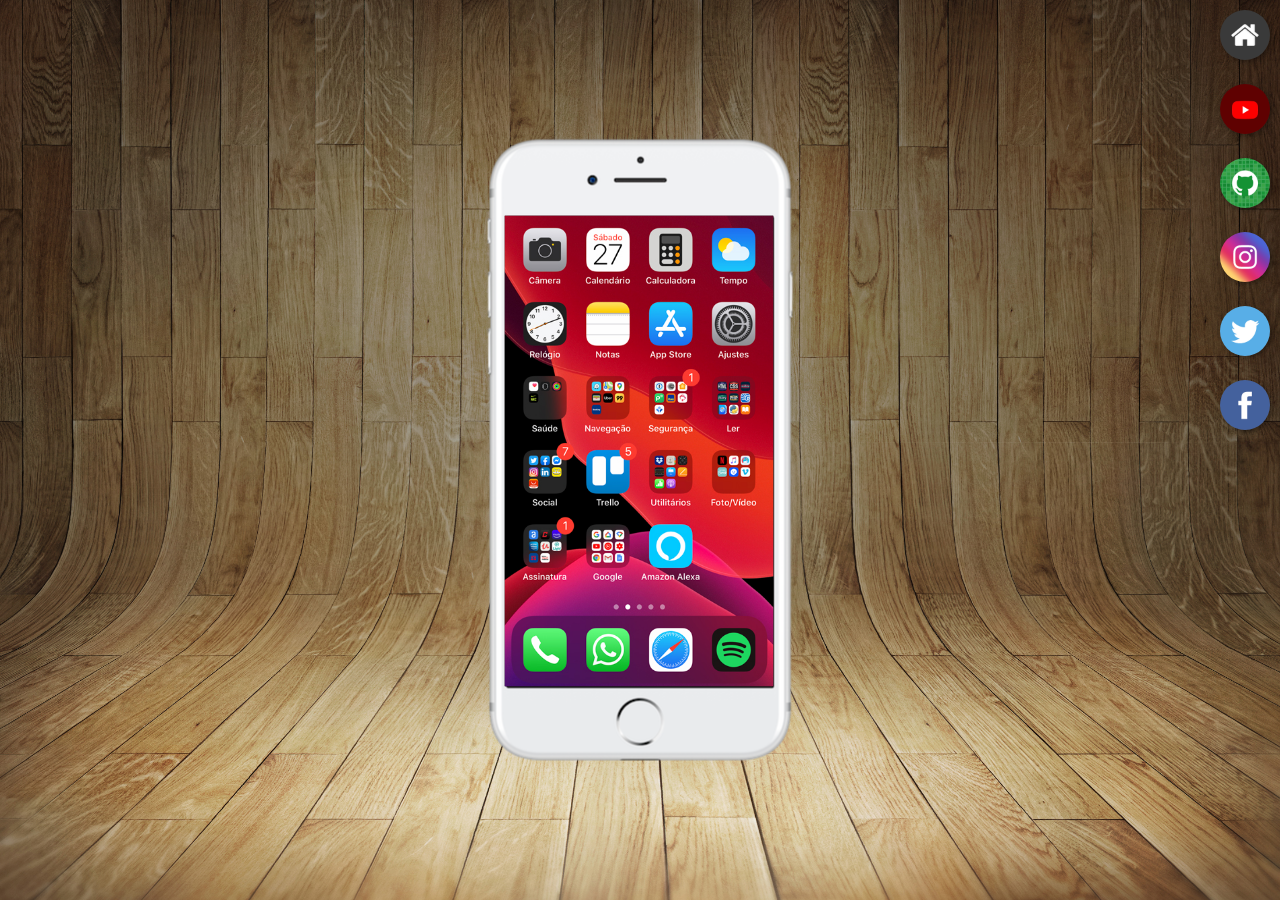
<file: index.html>
<!DOCTYPE html>
<html lang="pt-br">
<head>
    <meta charset="UTF-8">
    <meta http-equiv="X-UA-Compatible" content="IE=edge">
    <meta name="viewport" content="width=device-width, initial-scale=1.0">
    <link rel="shortcut icon" href="favicon.ico" type="image/x-icon">
    <link rel="stylesheet" href="estilos/style.css">
    <title>Projeto Redes Sociais</title>
</head>
<body>
    <main>
        <section id="telefone">
            <iframe src="home.html" frameborder="0" name="tela" id="tela"></iframe>
        </section>
        <section id="redes-sociais">
            <a href="home.html" target="tela"><img src="imagens/logo-home.jpg" alt="home"></a><br>
            <a href="youtube.html" target="tela"><img src="imagens/logo-youtube.jpg" alt="youtube"></a><br>
            <a href="github.html" target="tela"><img src="imagens/logo-github.jpg" alt="github"></a><br>
            <a href="instagram.html" target="tela"><img src="imagens/logo-instagram.jpg" alt="instagram"></a><br>
            <a href="twitter.html" target="tela"><img src="imagens/logo-twitter.jpg" alt="twitter"></a><br>
            <a href="facebook.html" target="tela"><img src="imagens/logo-facebook.jpg" alt="facebook"></a>
        </section>
    </main>
</body>
</html>
</file>
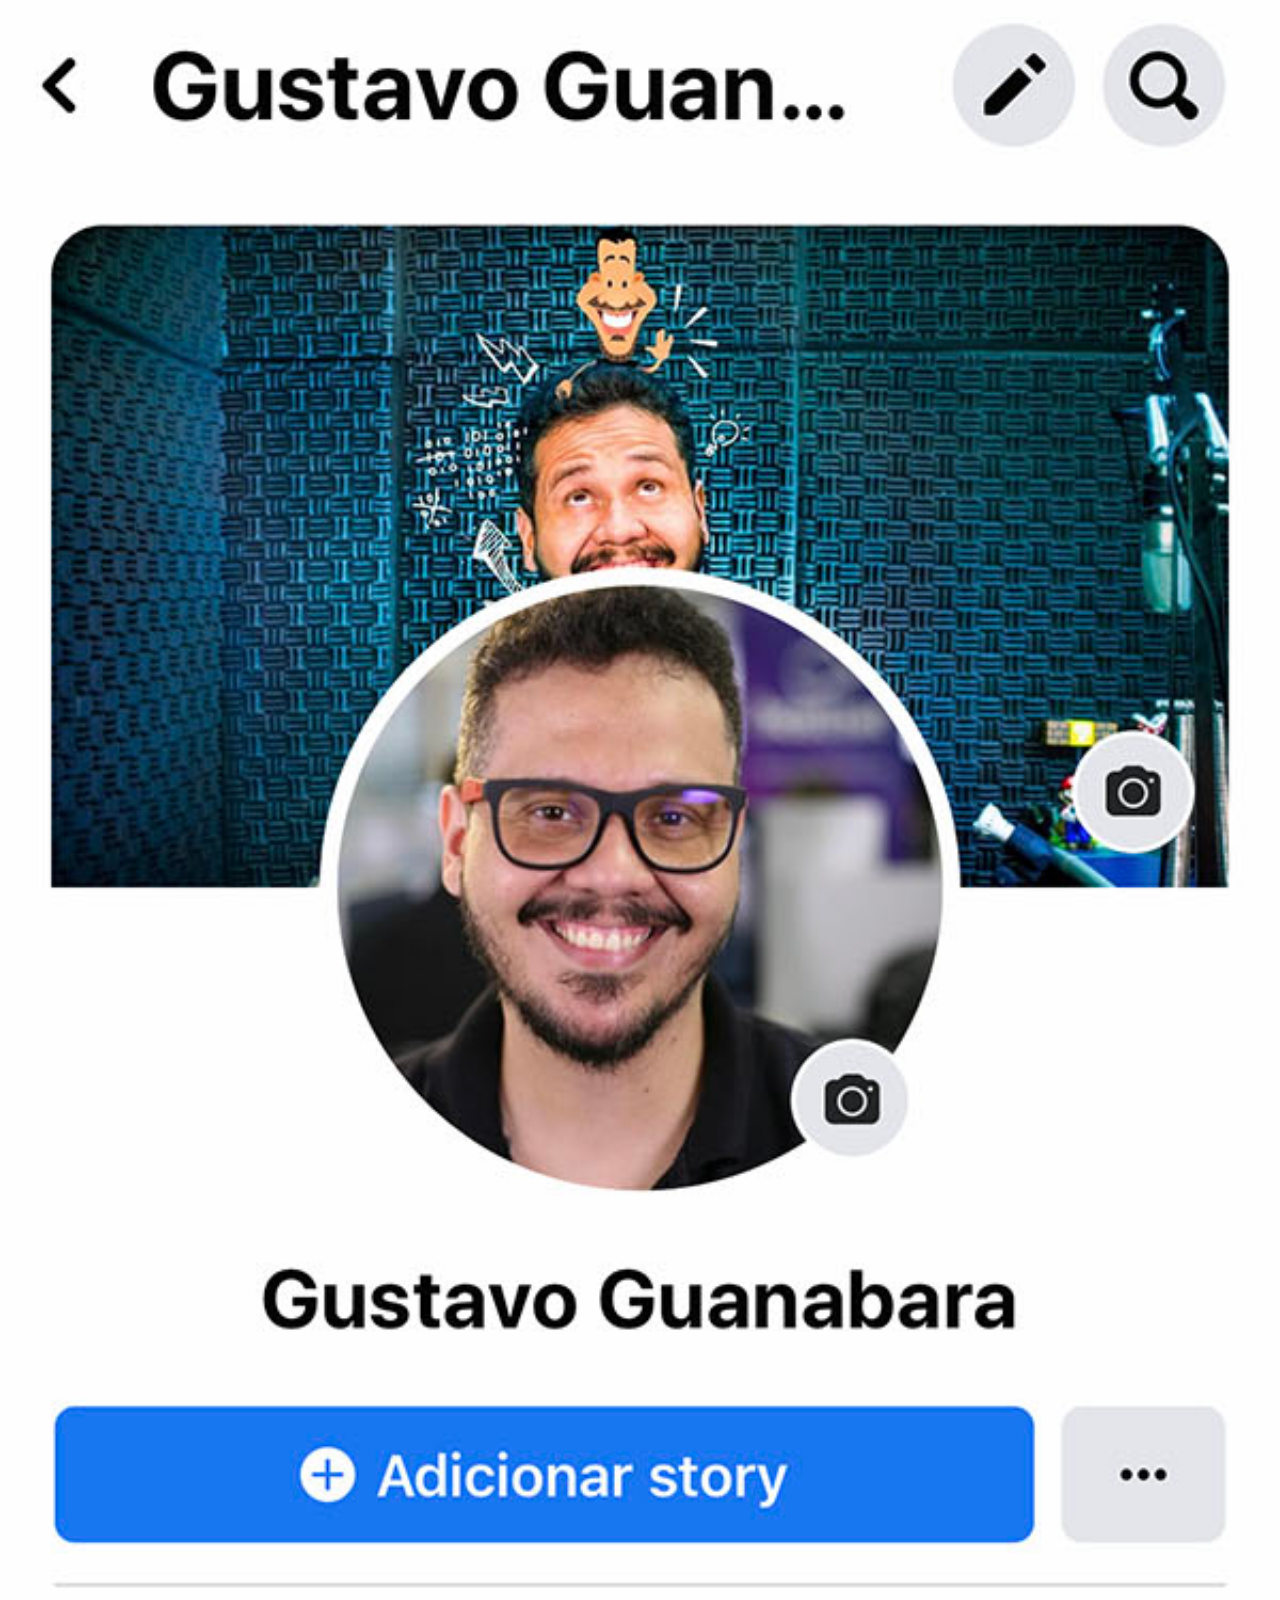
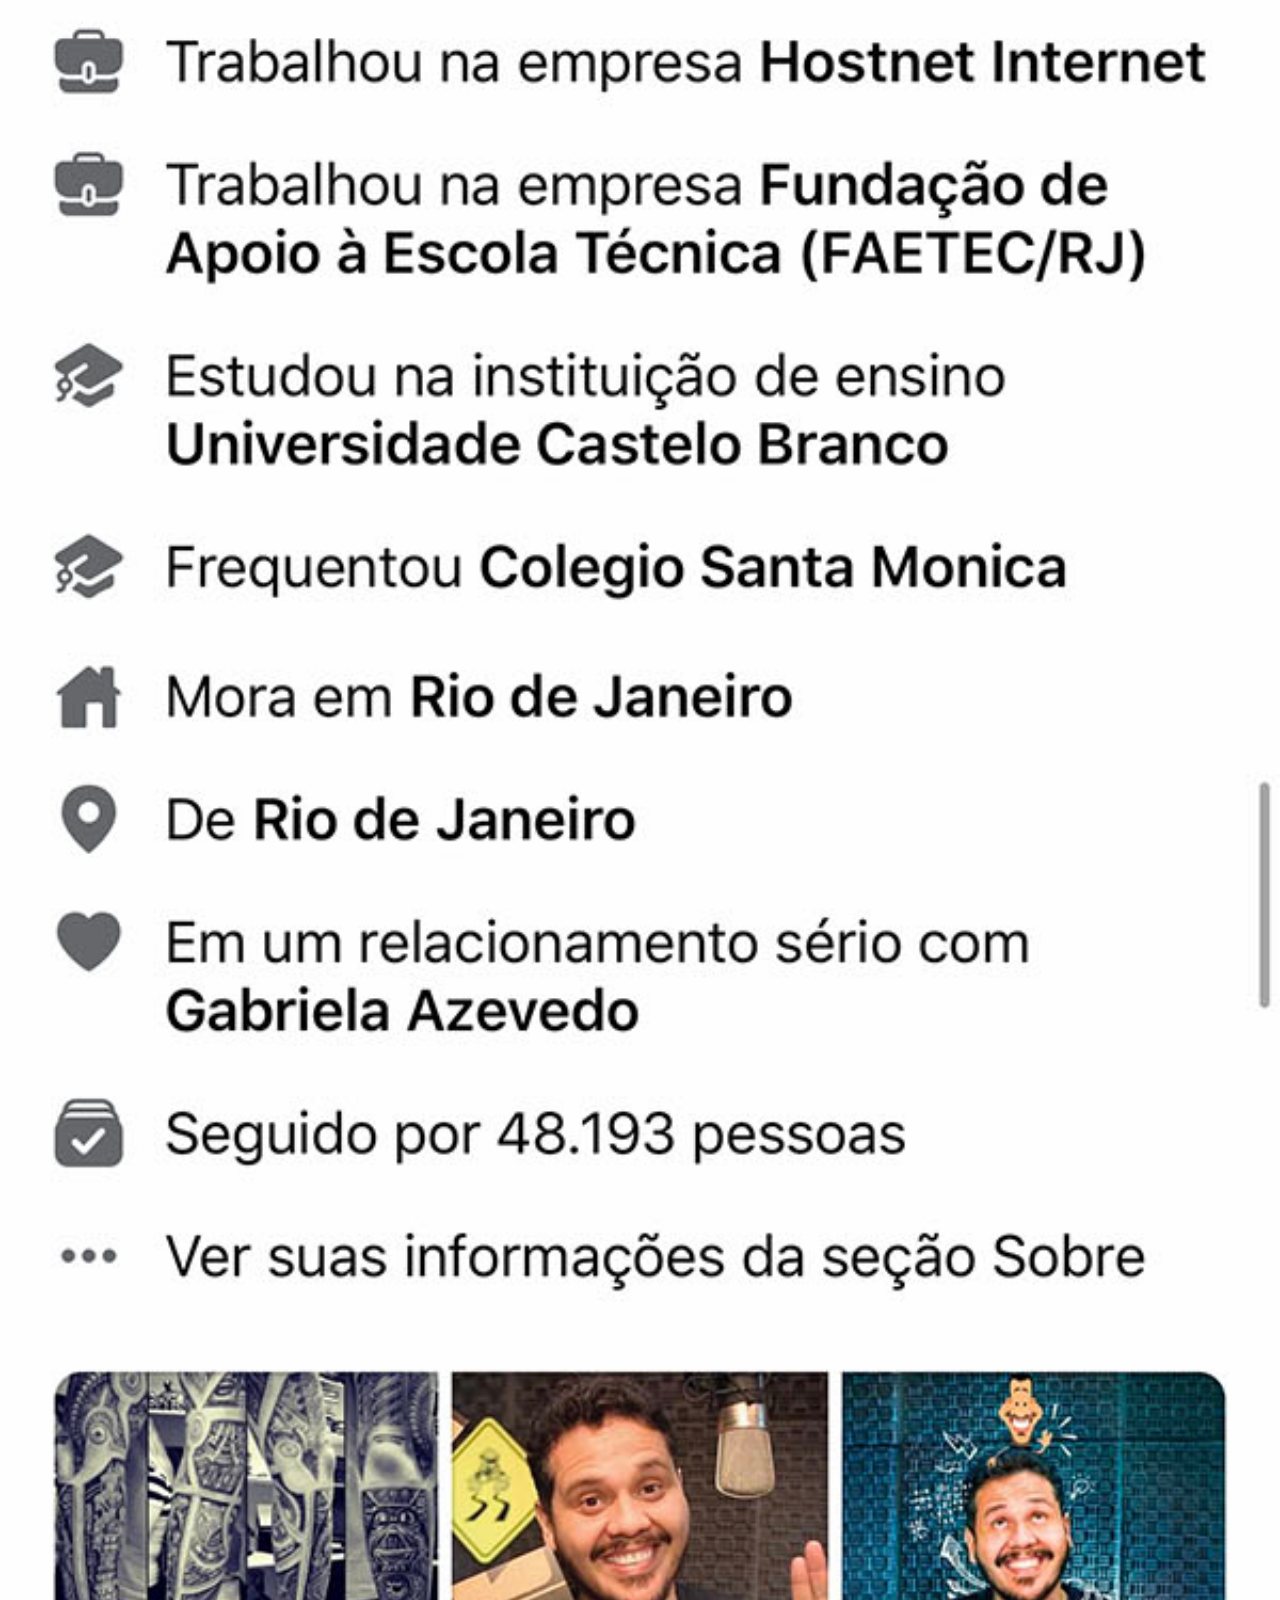
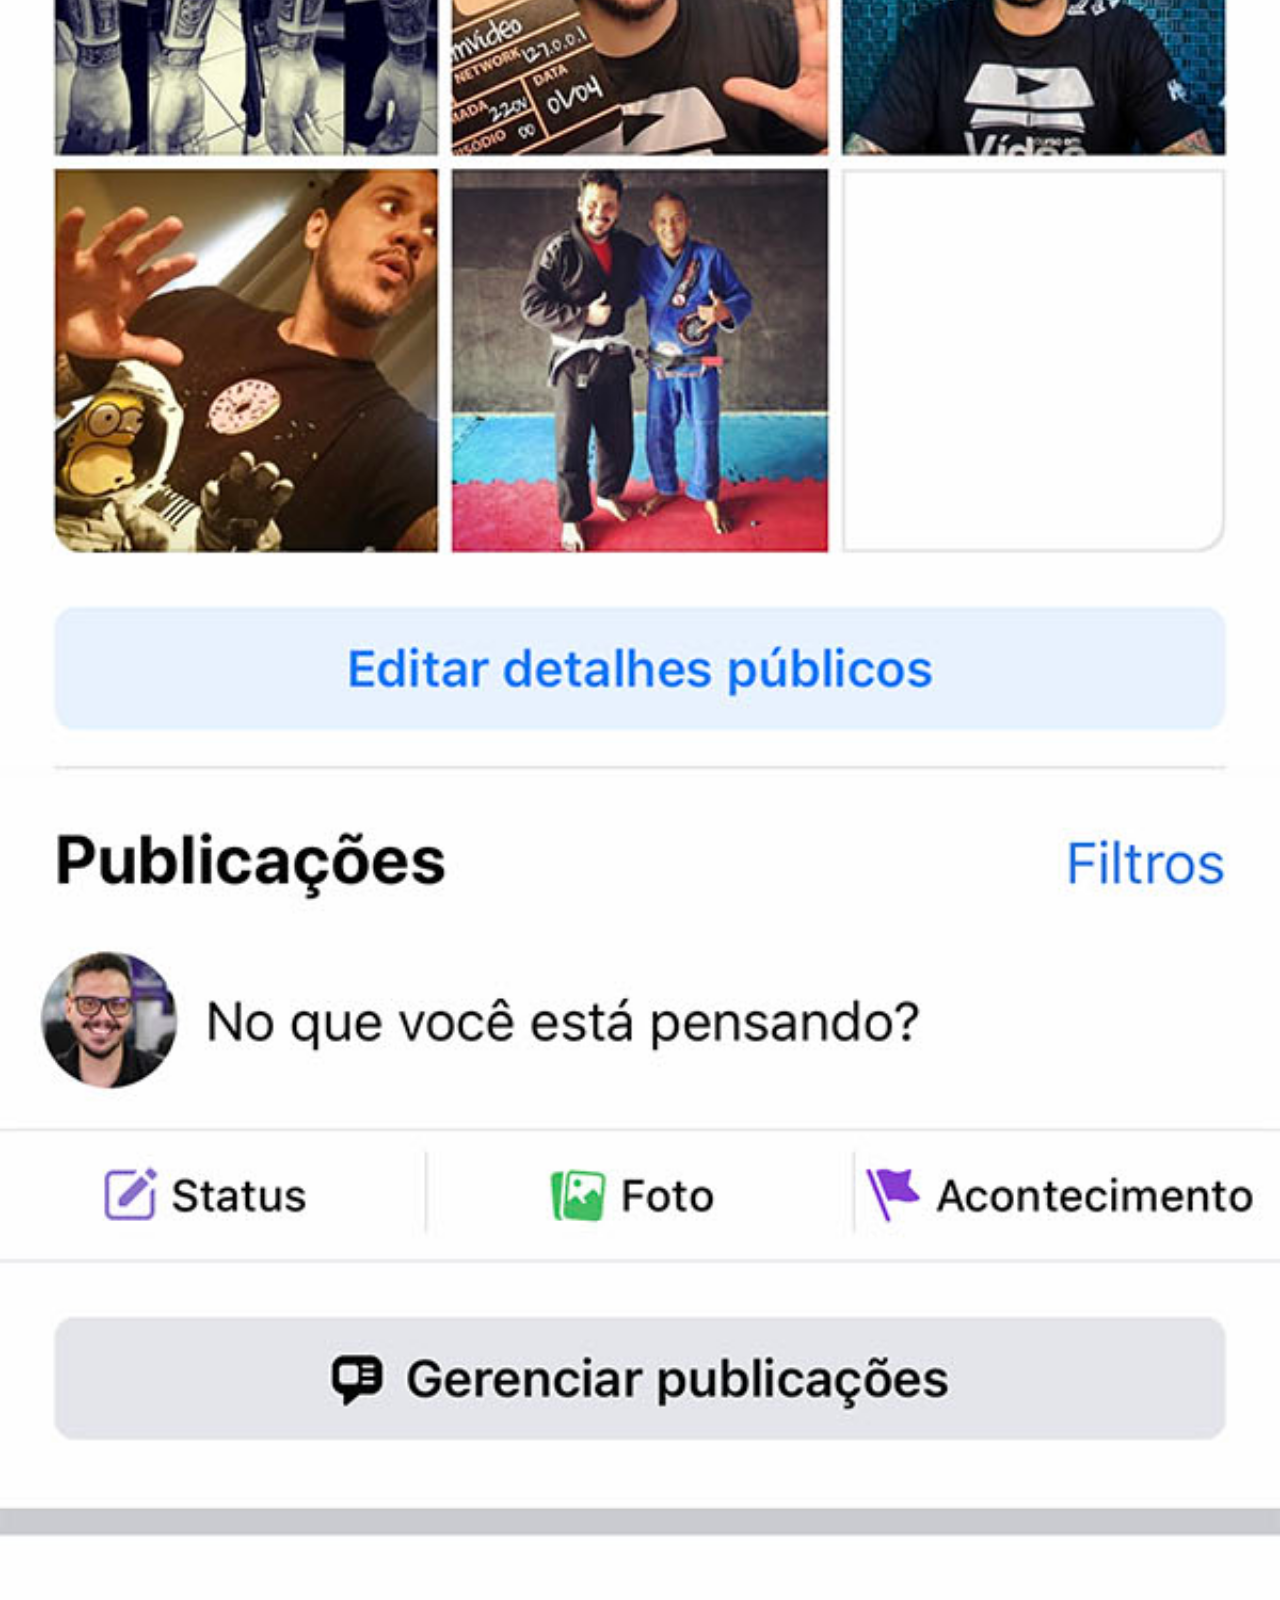
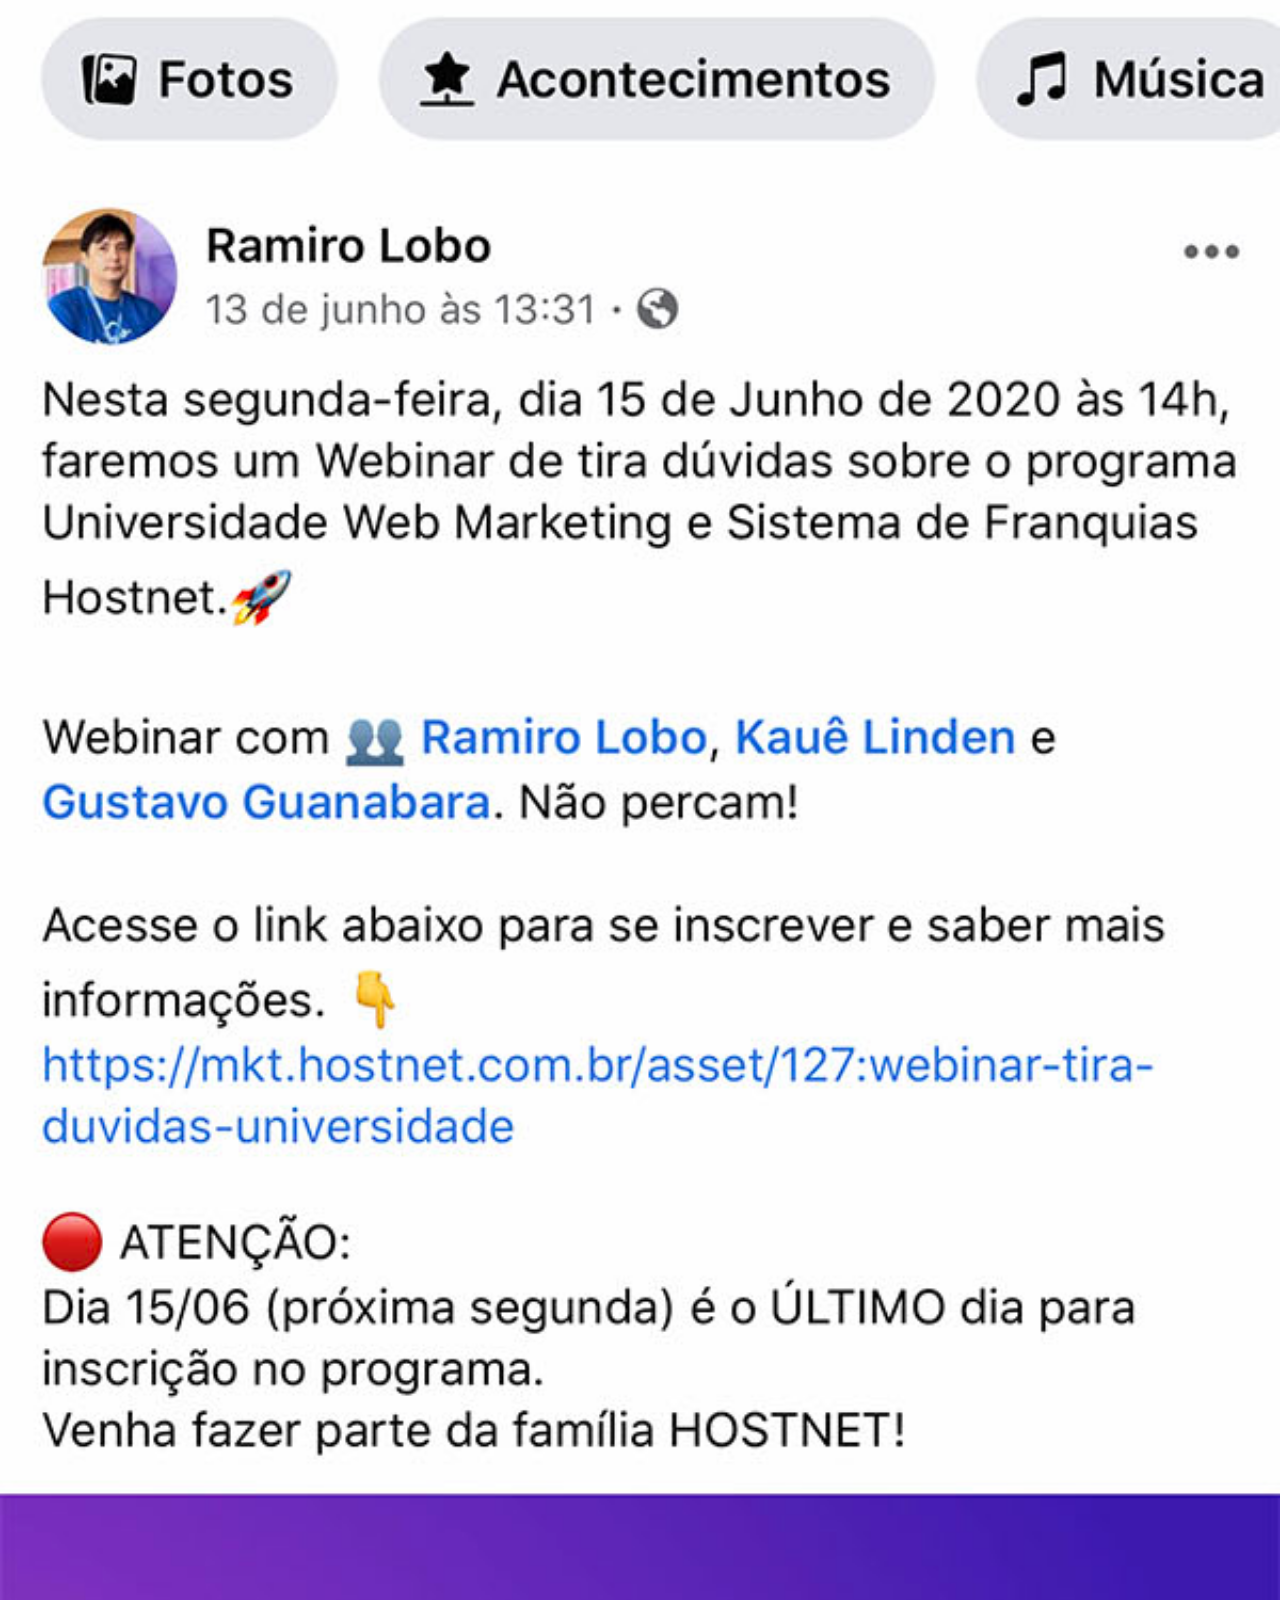
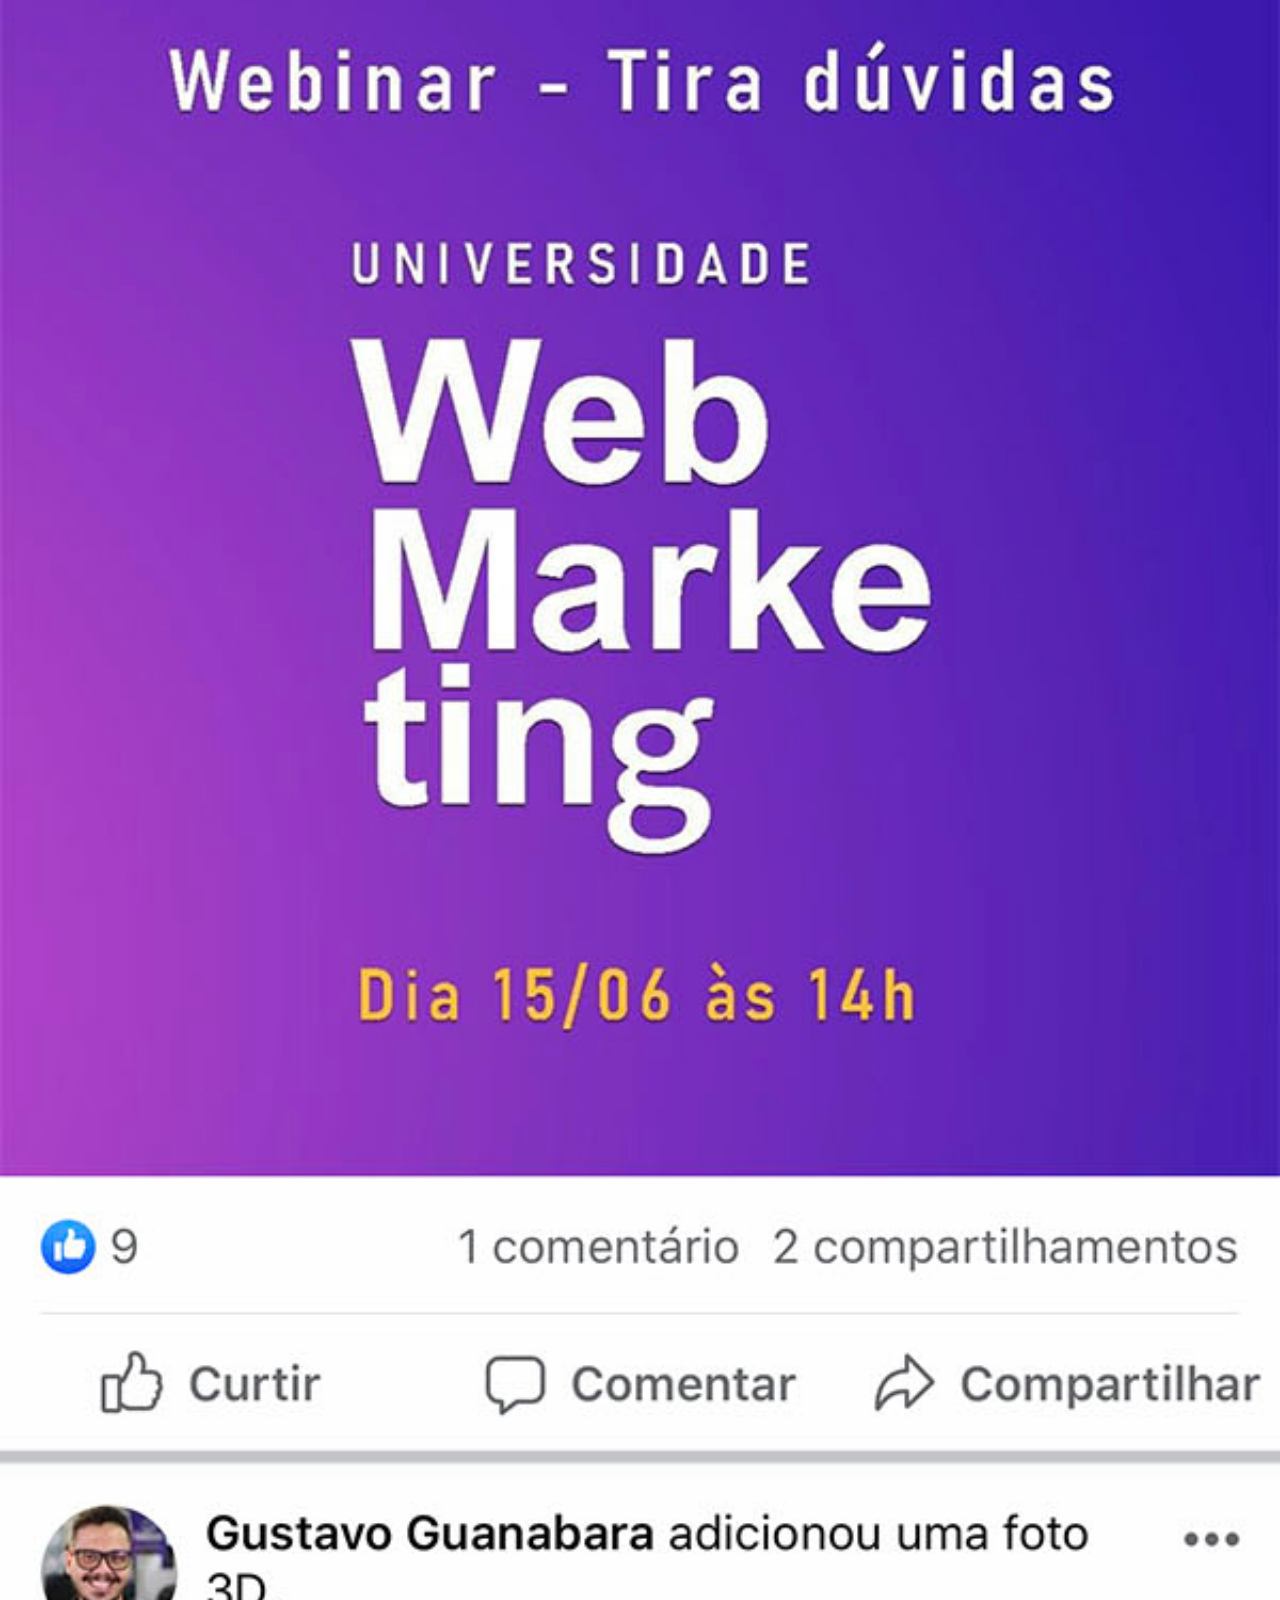
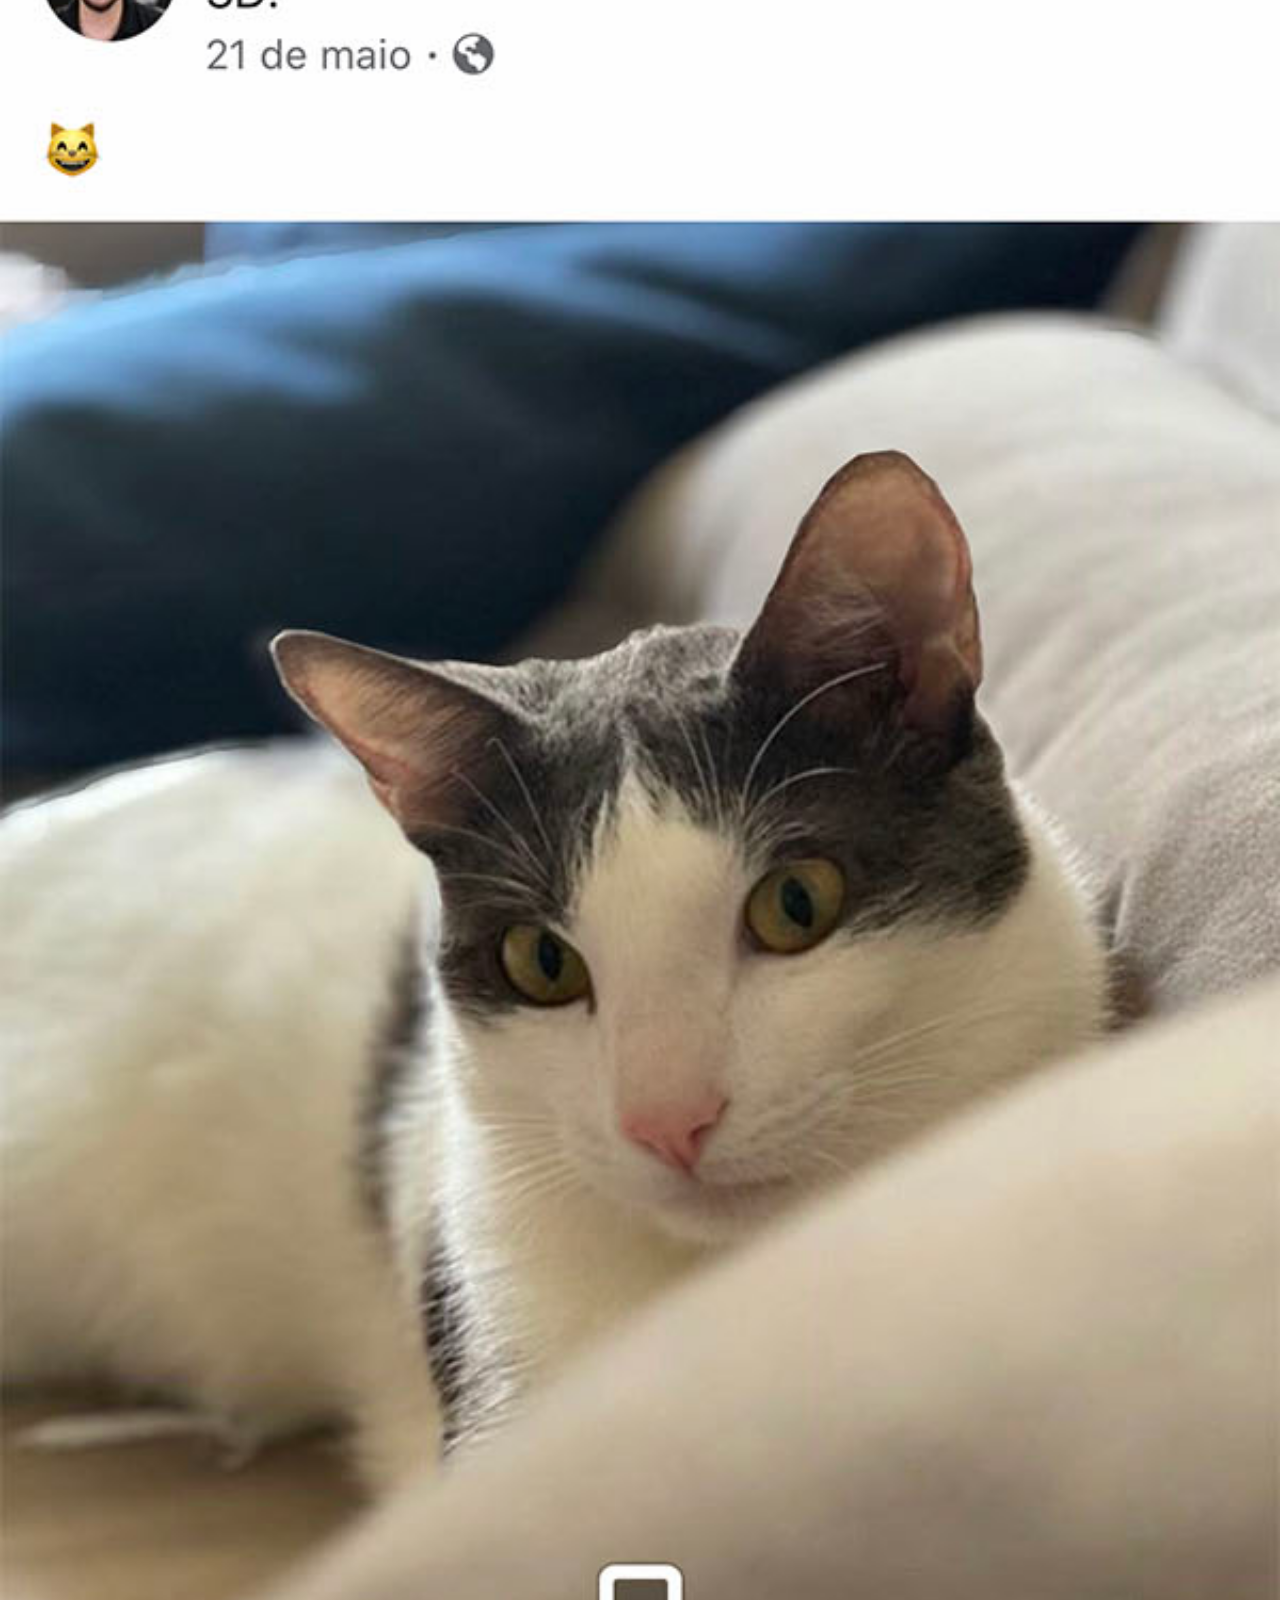
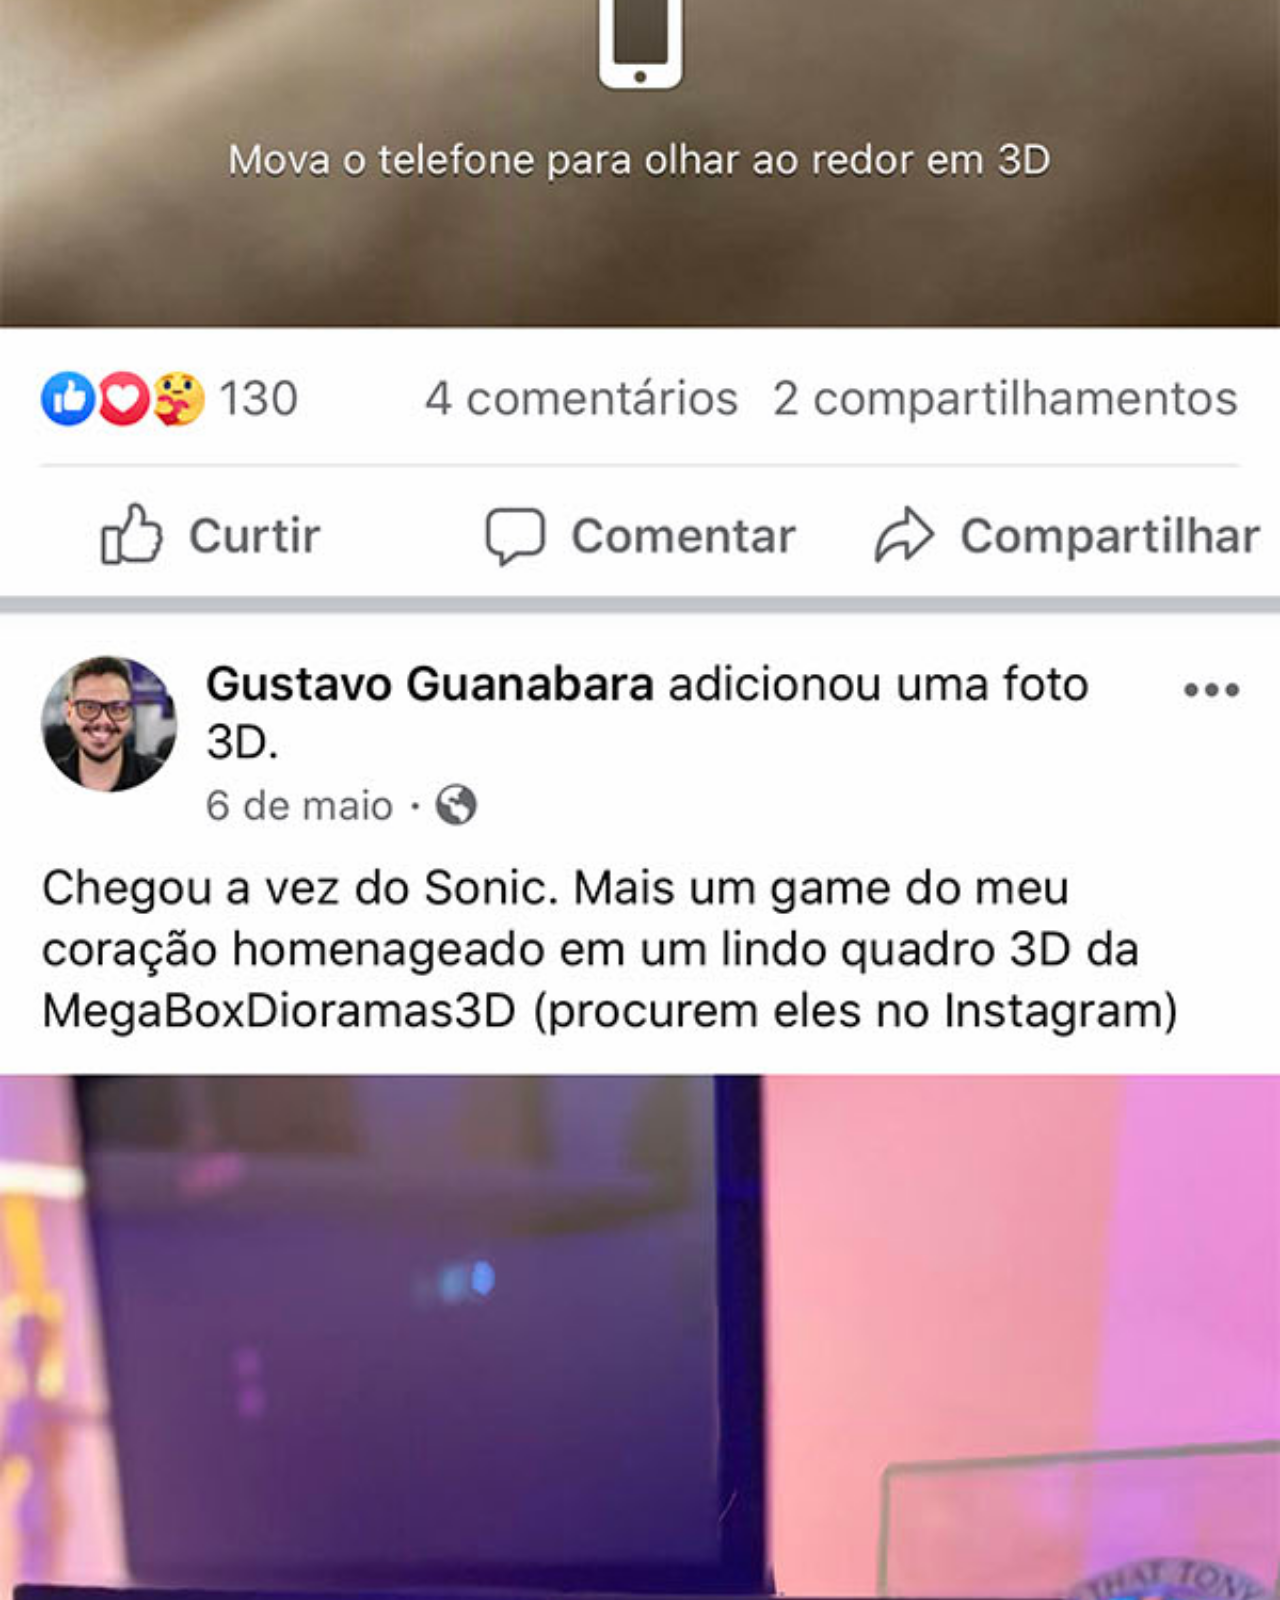
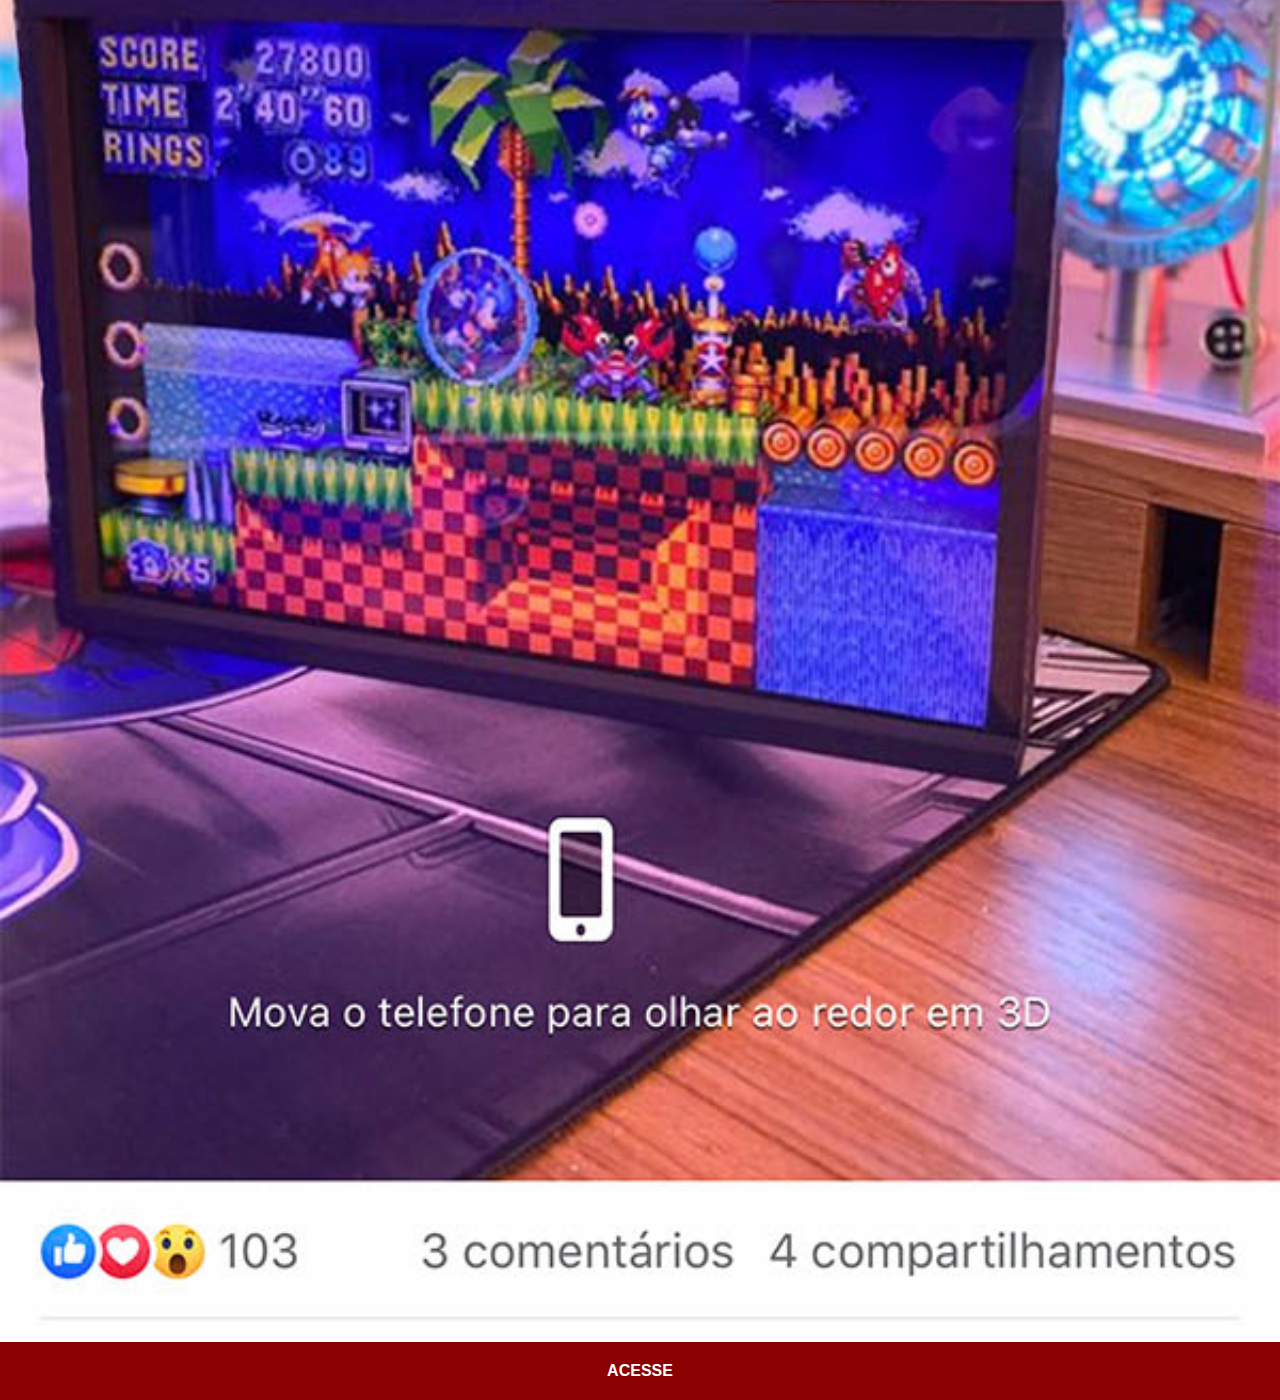
<file: facebook.html>
<!DOCTYPE html>
<html lang="pt-br">
<head>
    <meta charset="UTF-8">
    <meta http-equiv="X-UA-Compatible" content="IE=edge">
    <meta name="viewport" content="width=device-width, initial-scale=1.0">
    <title>Facebook</title>
    <link rel="stylesheet" href="estilos/social.css">
</head>
<body>
    <img src="imagens/tela-facebook.jpg" alt="Facebook">
    <a href="https://www.facebook.com/gustavoguanabara" target="_blank">ACESSE</a>
</body>
</html>
</file>
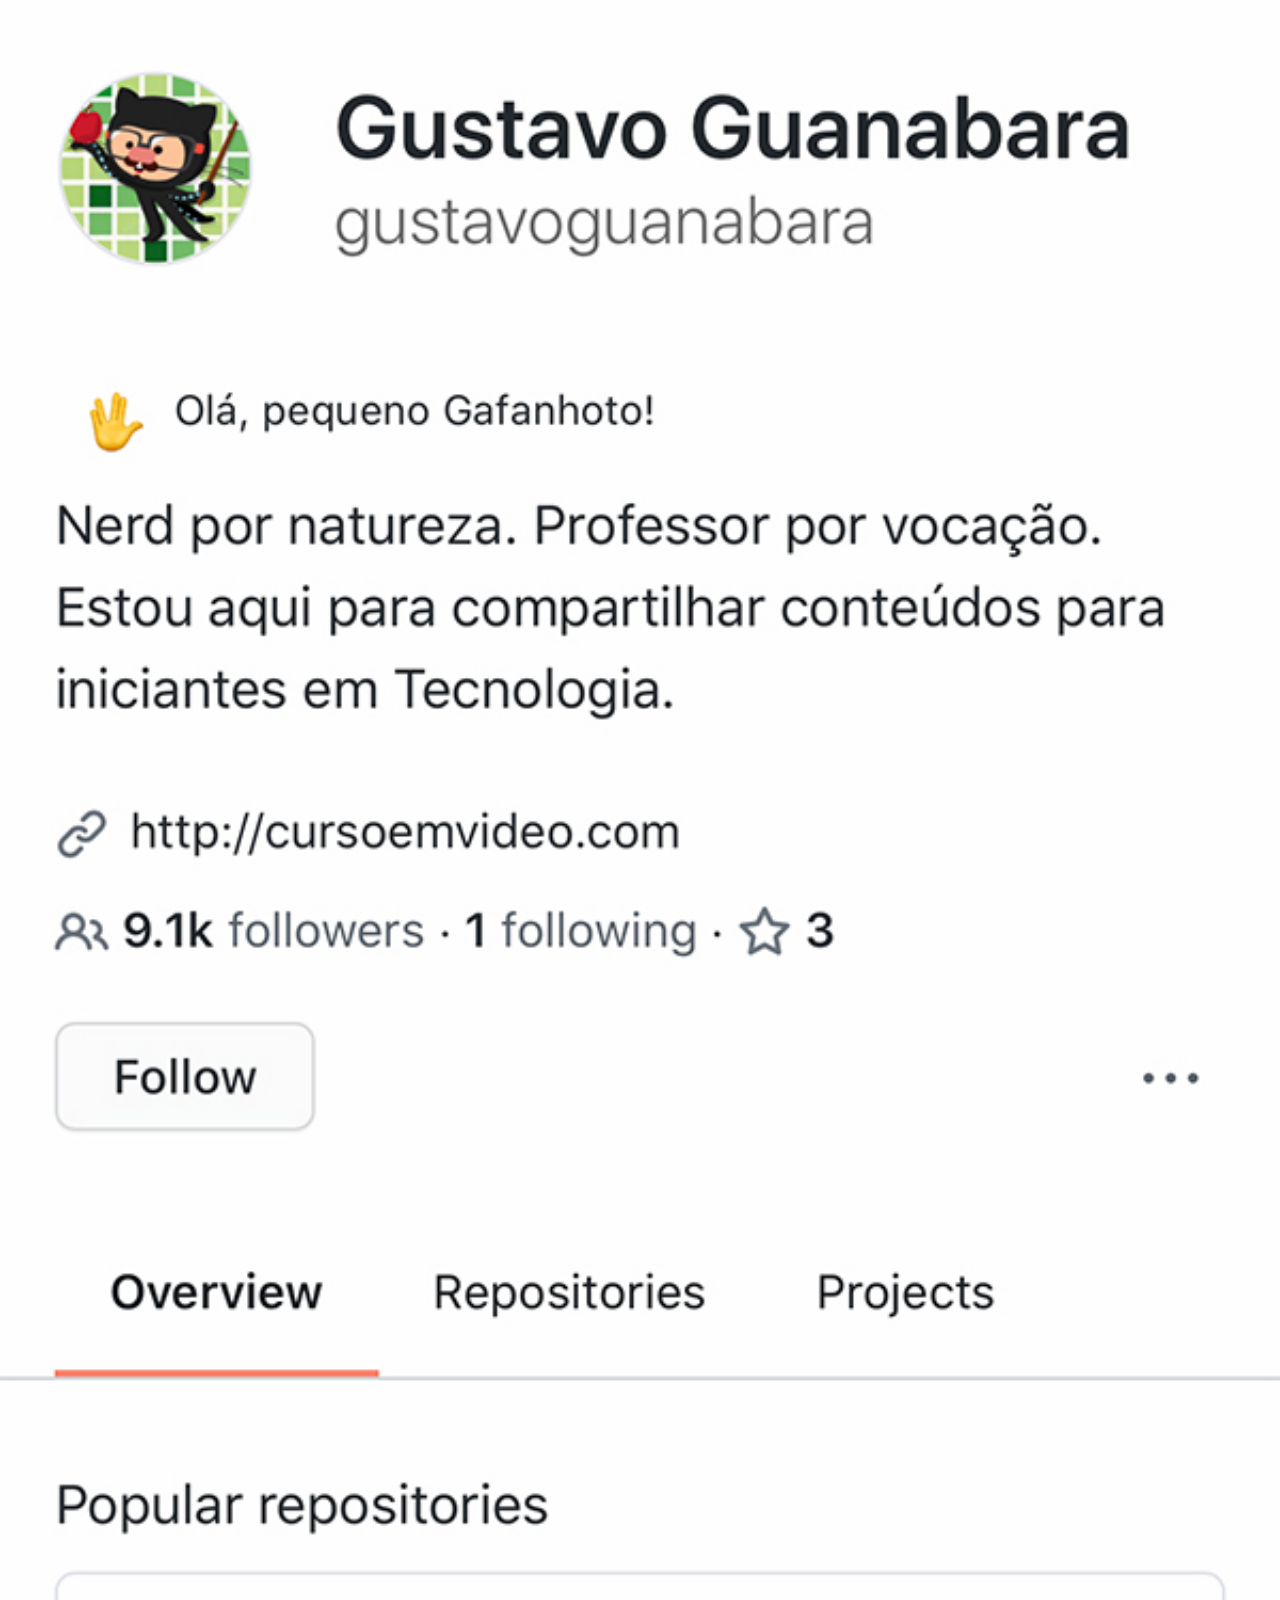
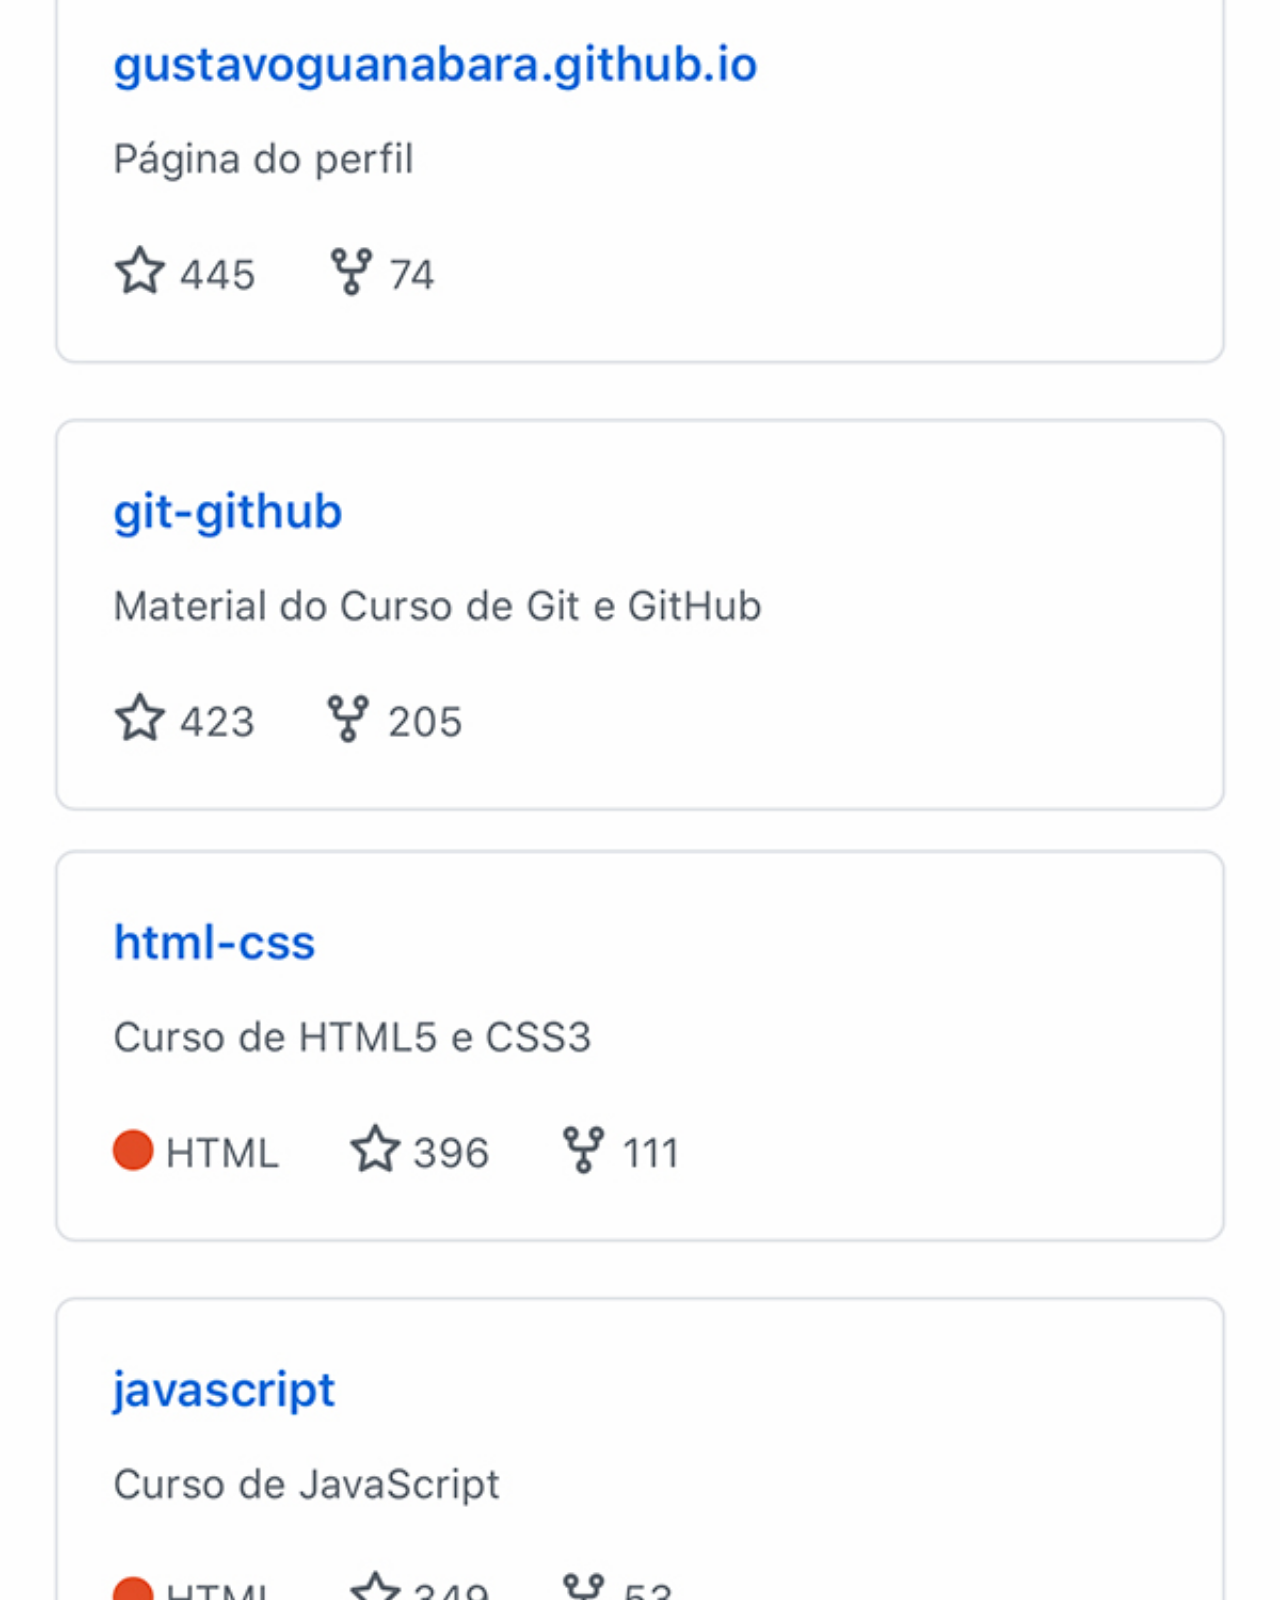
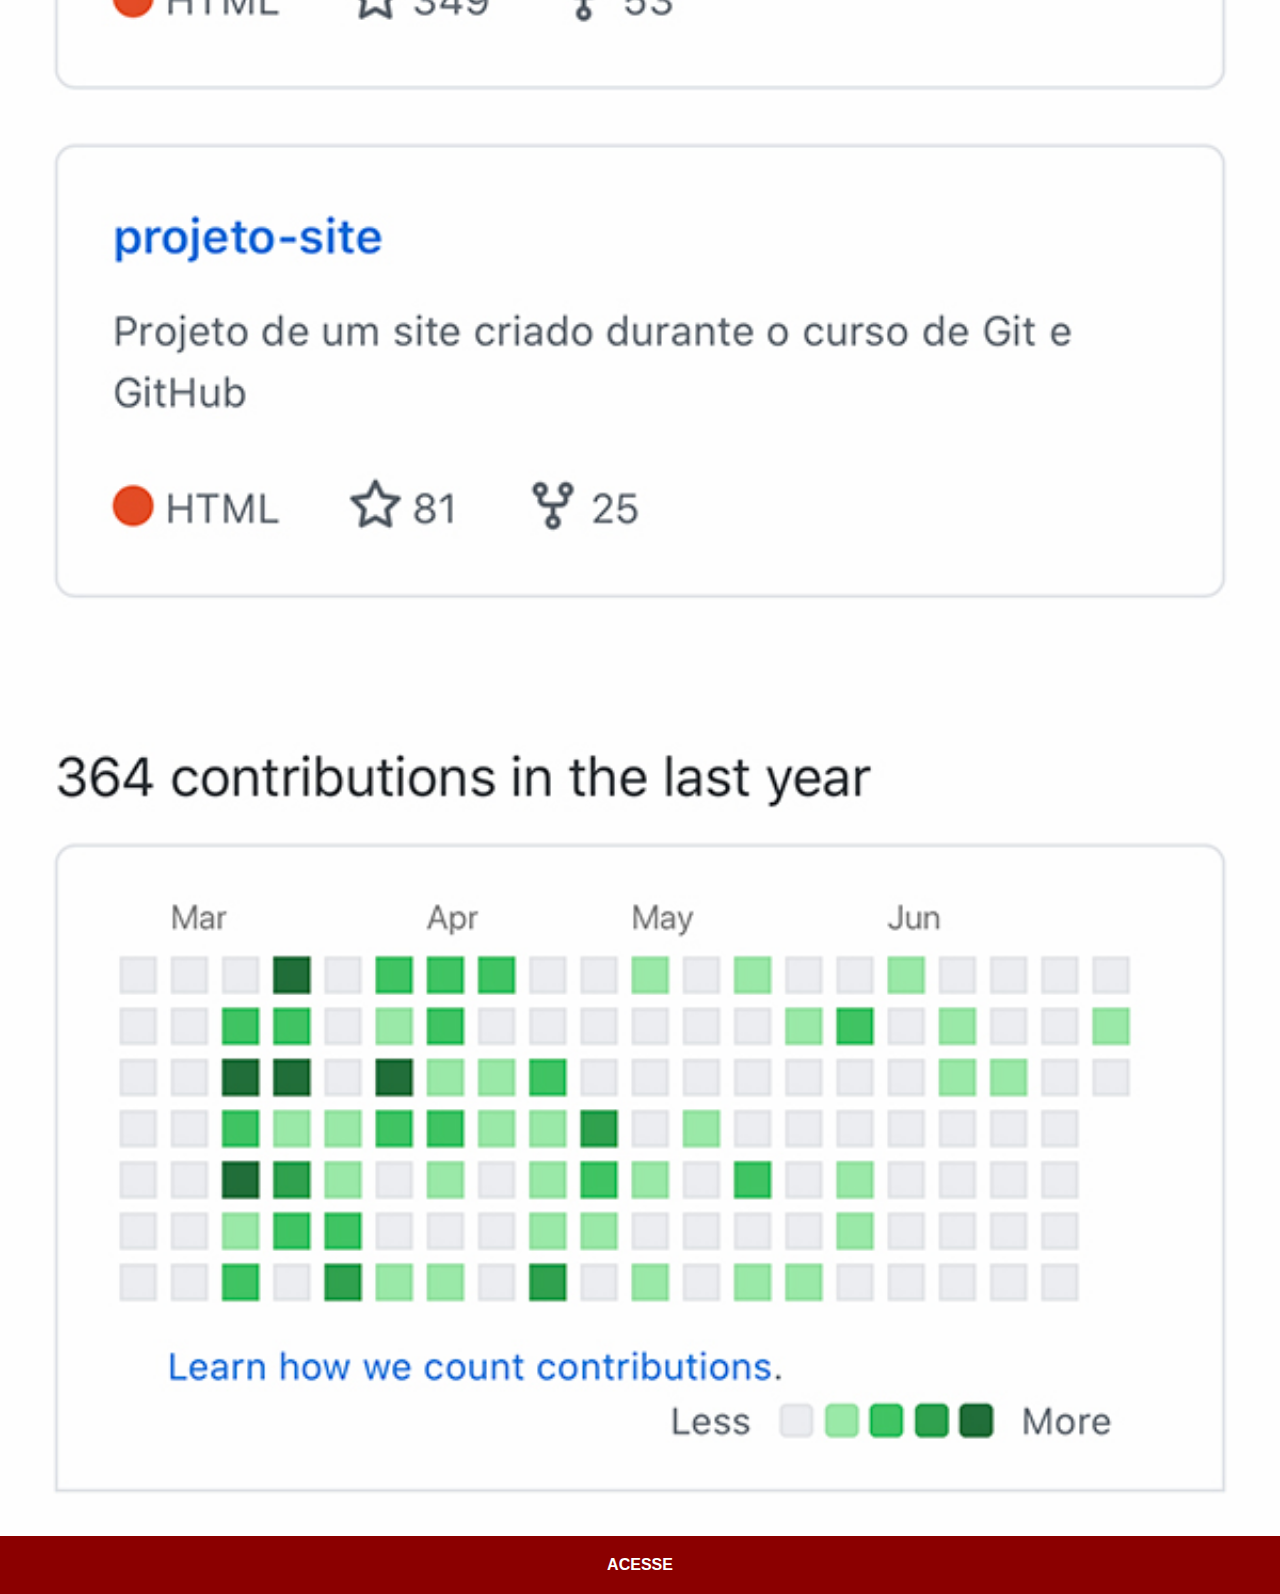
<file: github.html>
<!DOCTYPE html>
<html lang="pt-br">
<head>
    <meta charset="UTF-8">
    <meta http-equiv="X-UA-Compatible" content="IE=edge">
    <meta name="viewport" content="width=device-width, initial-scale=1.0">
    <title>github</title>
    <link rel="stylesheet" href="estilos/social.css">
</head>
<body>
    <img src="imagens/tela-github.jpg" alt="github">
    <a href="https://github.com/gustavoguanabara" target="_blank">ACESSE</a>
</body>
</html>
</file>
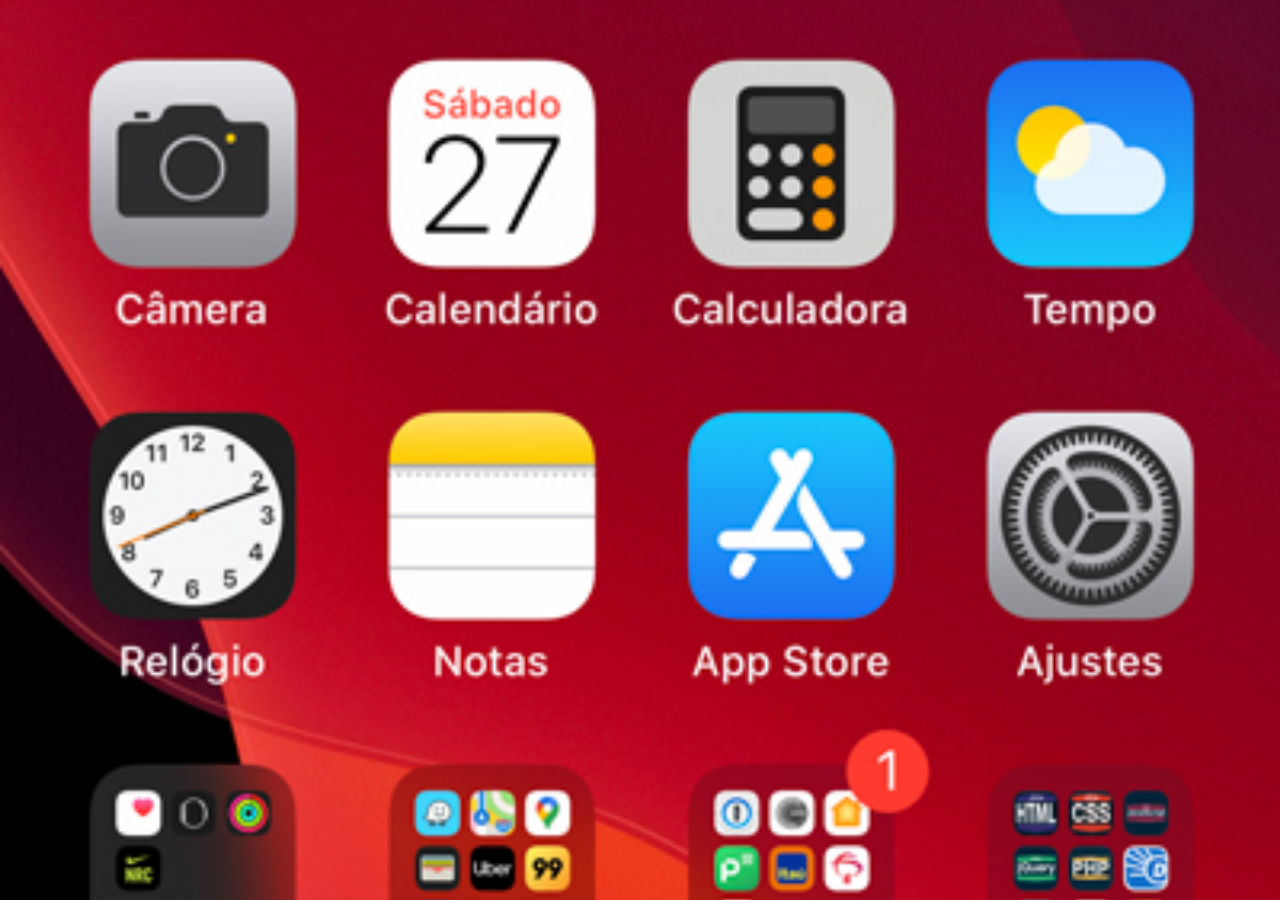
<file: home.html>
<!DOCTYPE html>
<html lang="pt-br">
<head>
    <meta charset="UTF-8">
    <meta http-equiv="X-UA-Compatible" content="IE=edge">
    <meta name="viewport" content="width=device-width, initial-scale=1.0">
    <title>Home</title>
</head>
<style>
    * {
        margin: 0px;
        padding: 0px;

    }

    body {
        width: 100vw;
        height: 100vh;
        background: black url(imagens/tela-home.jpg) no-repeat top center;
        background-size: cover;
    }
</style>
<body>
    
</body>
</html>
</file>
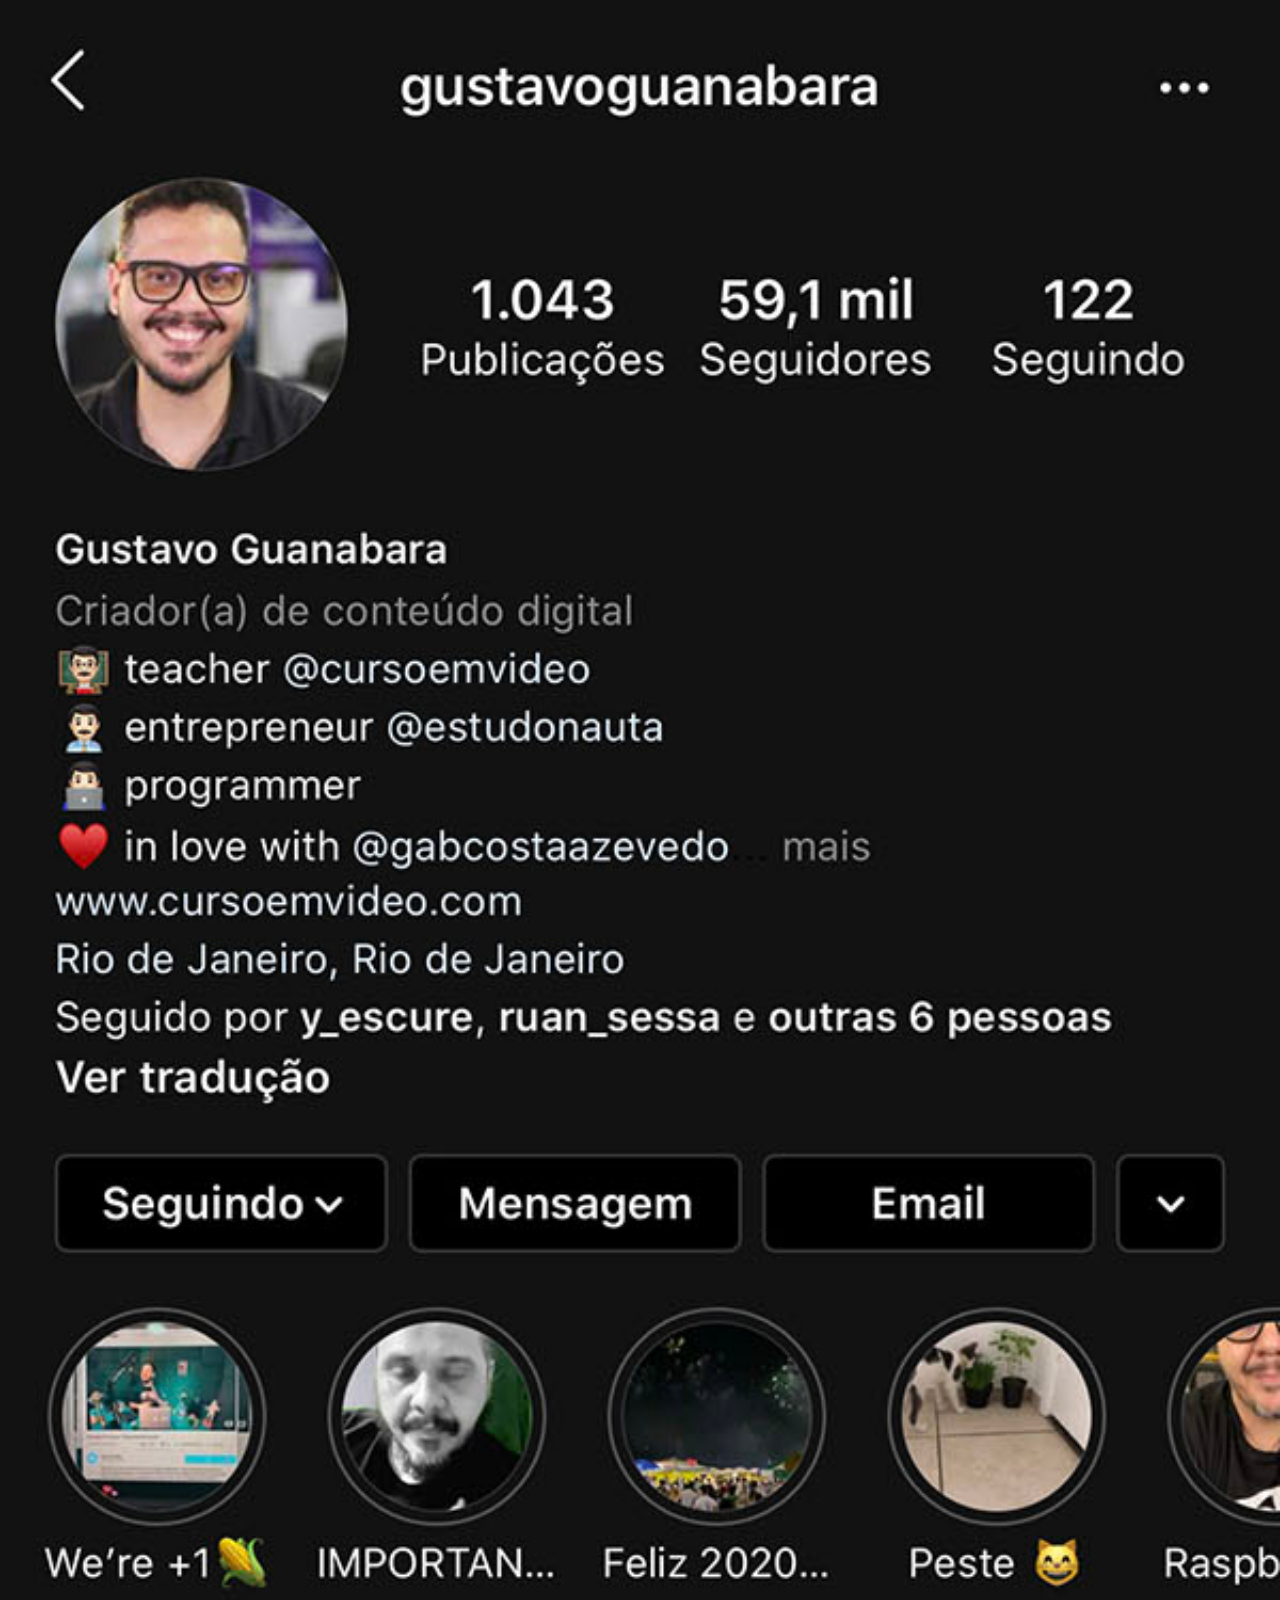
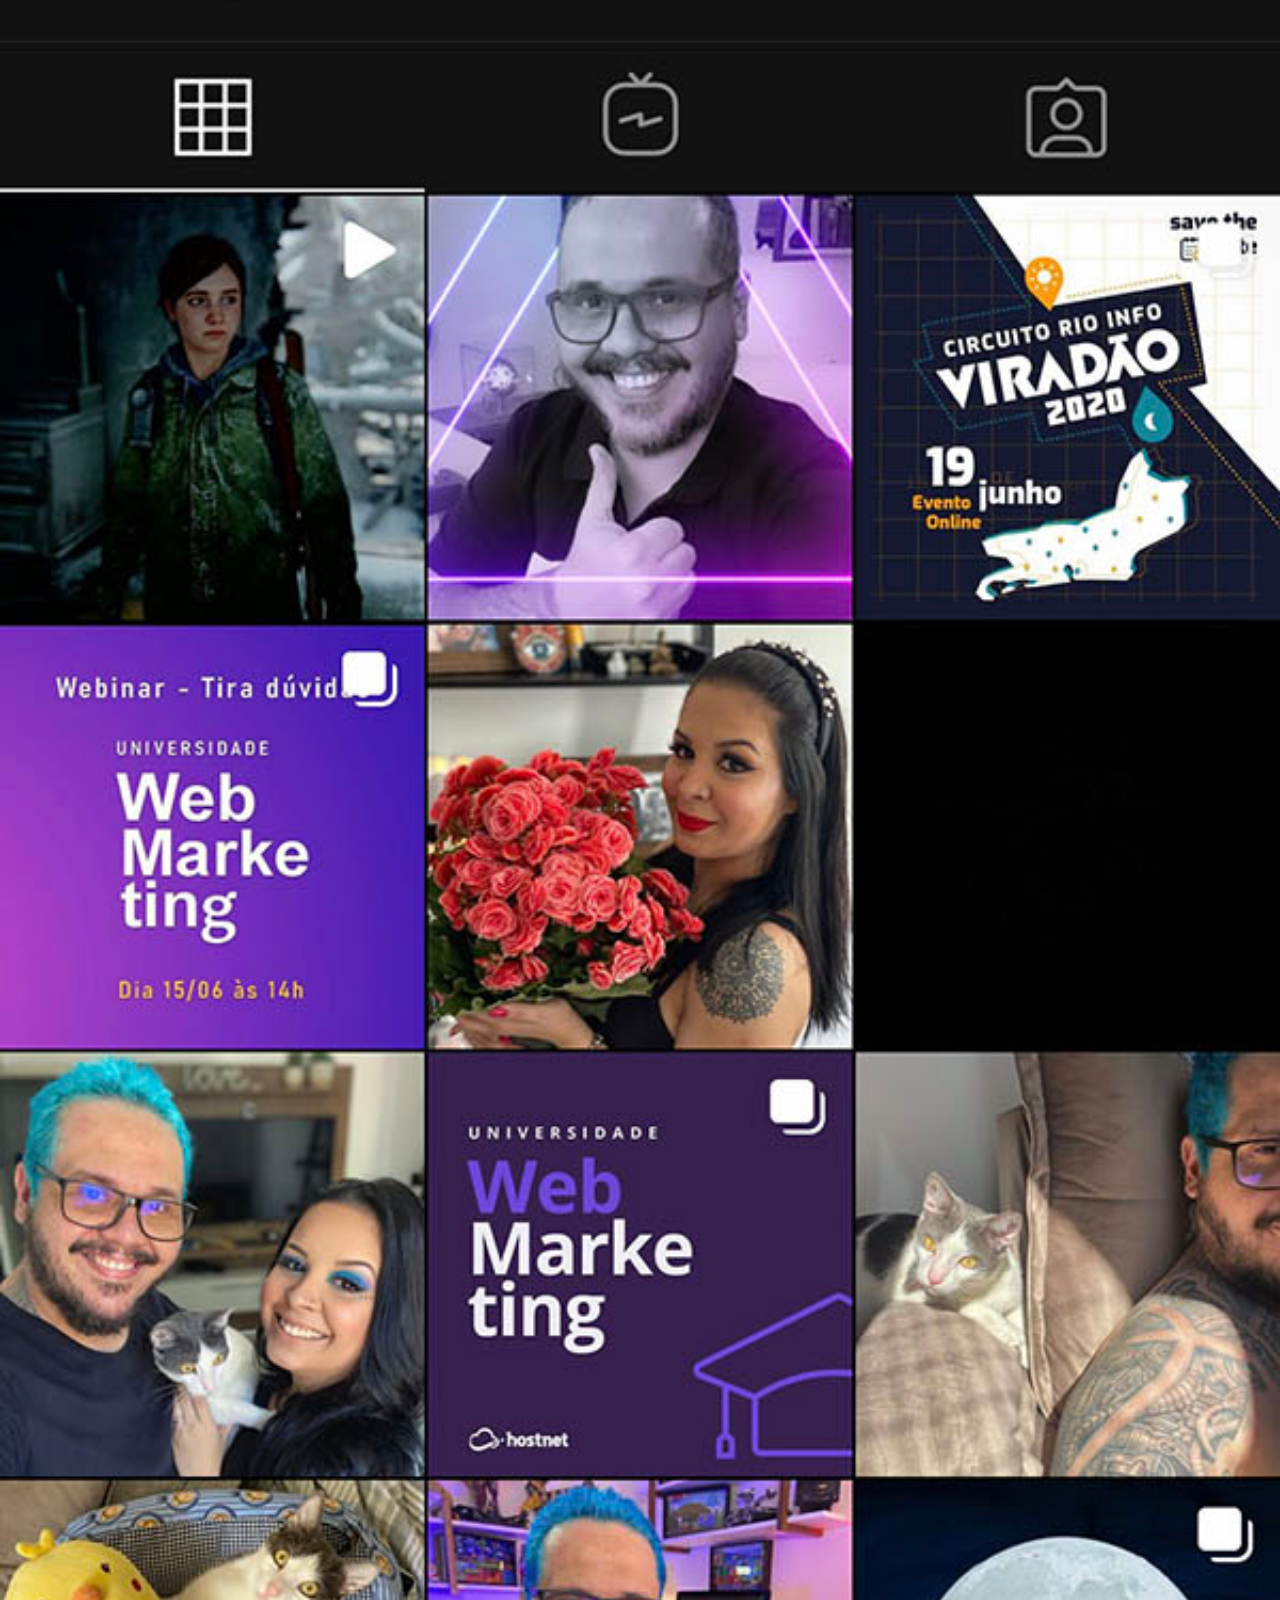
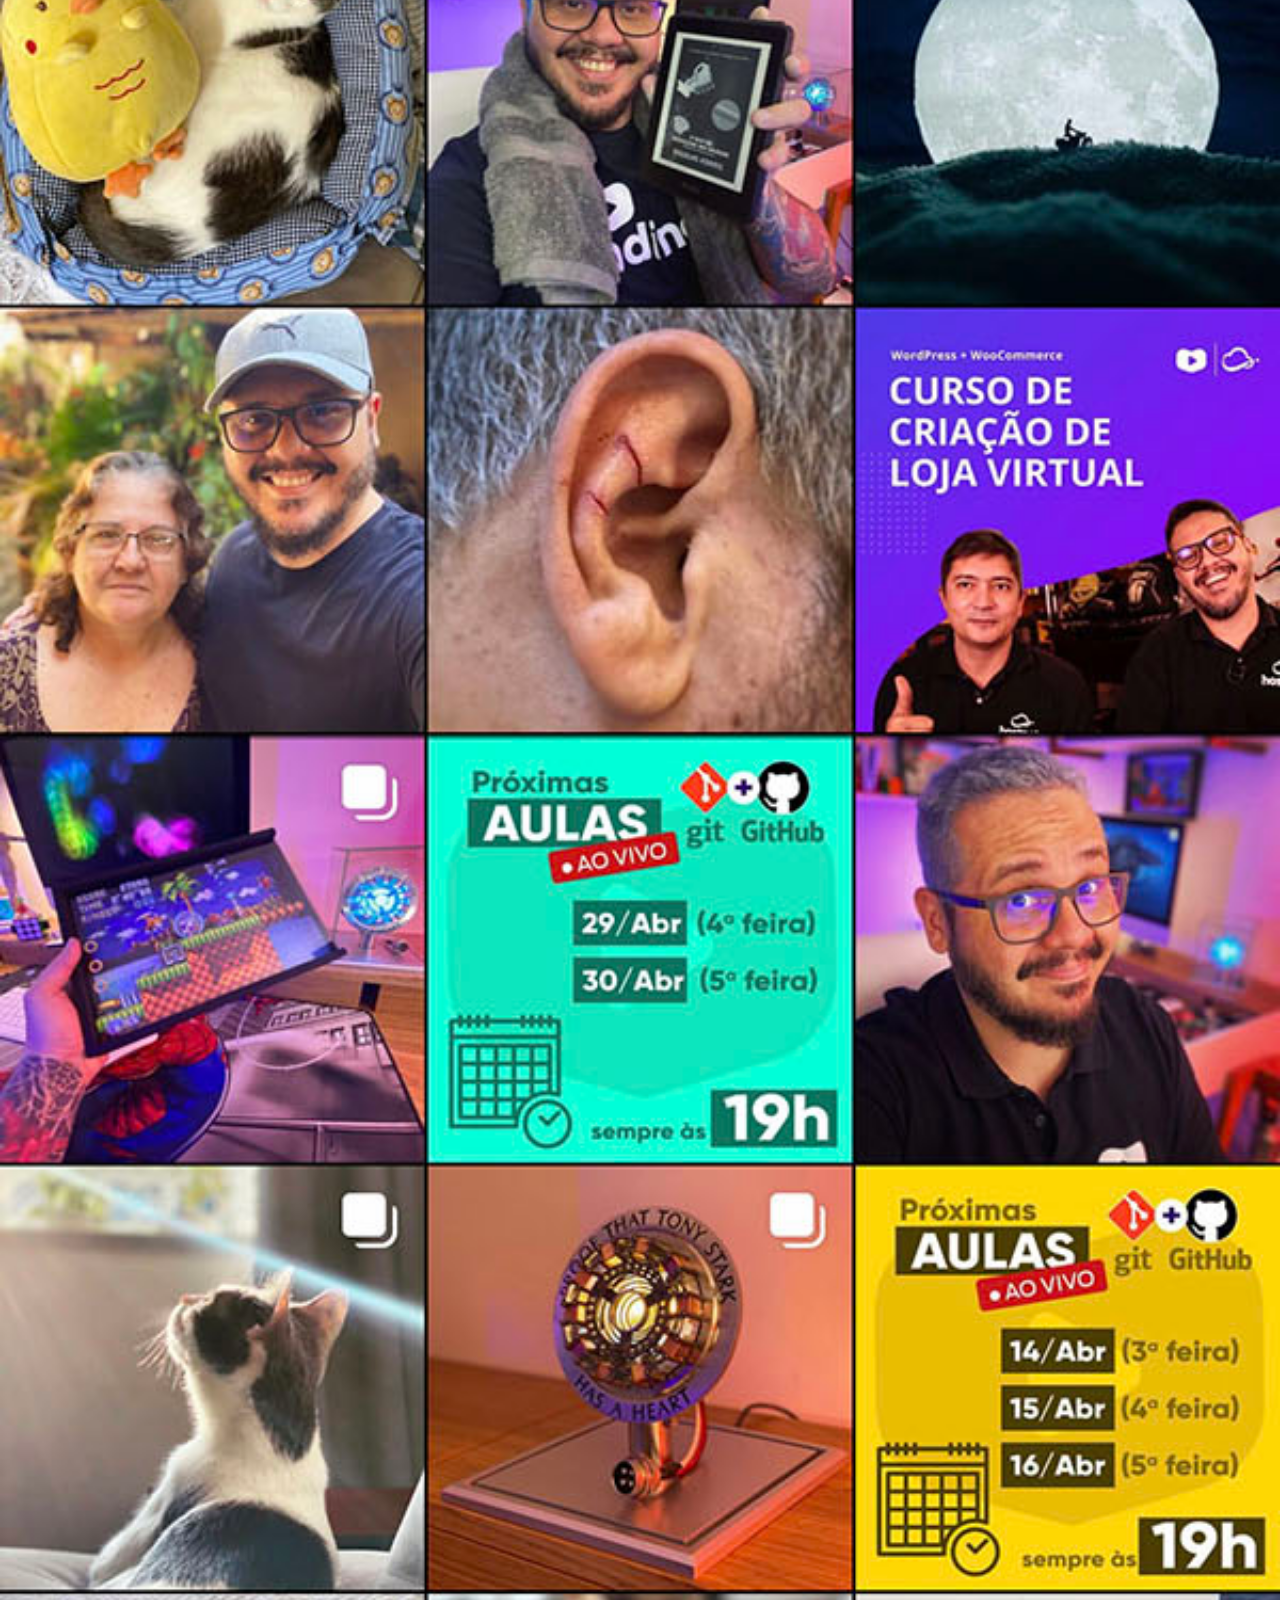
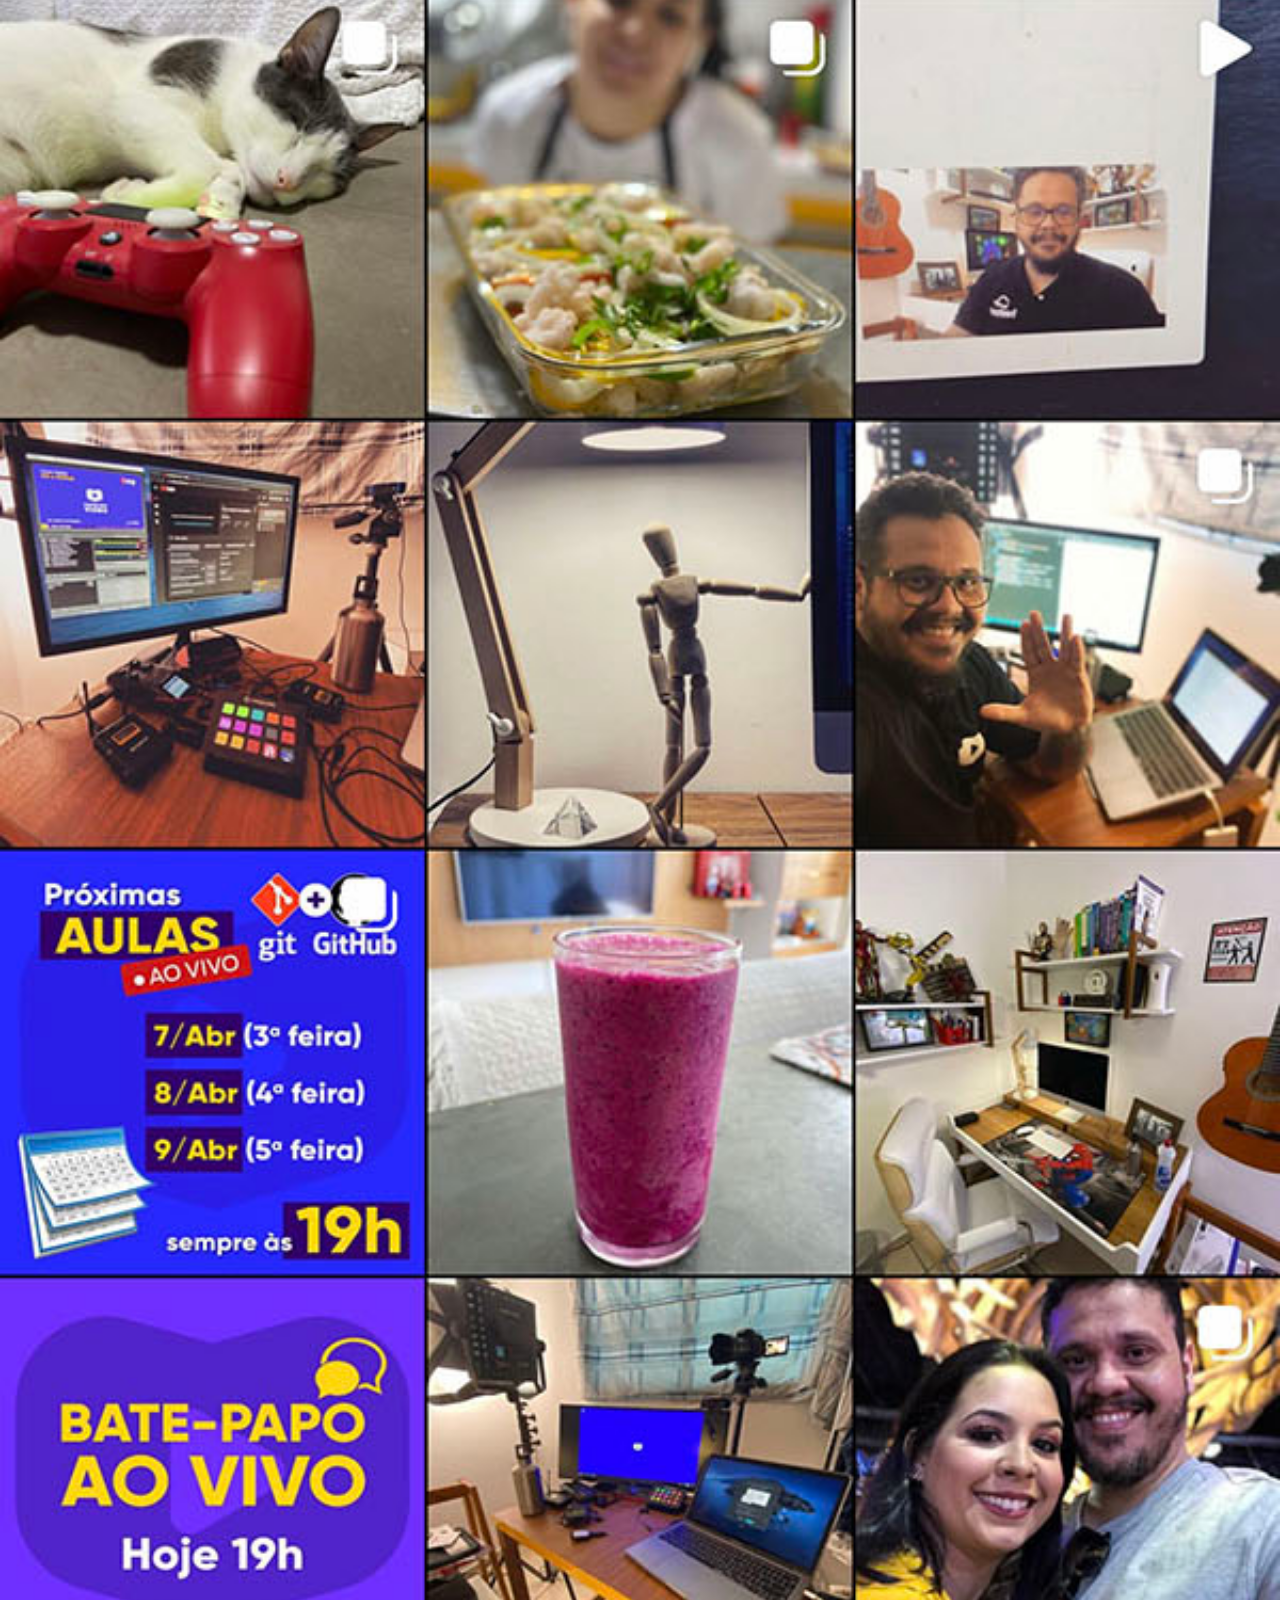
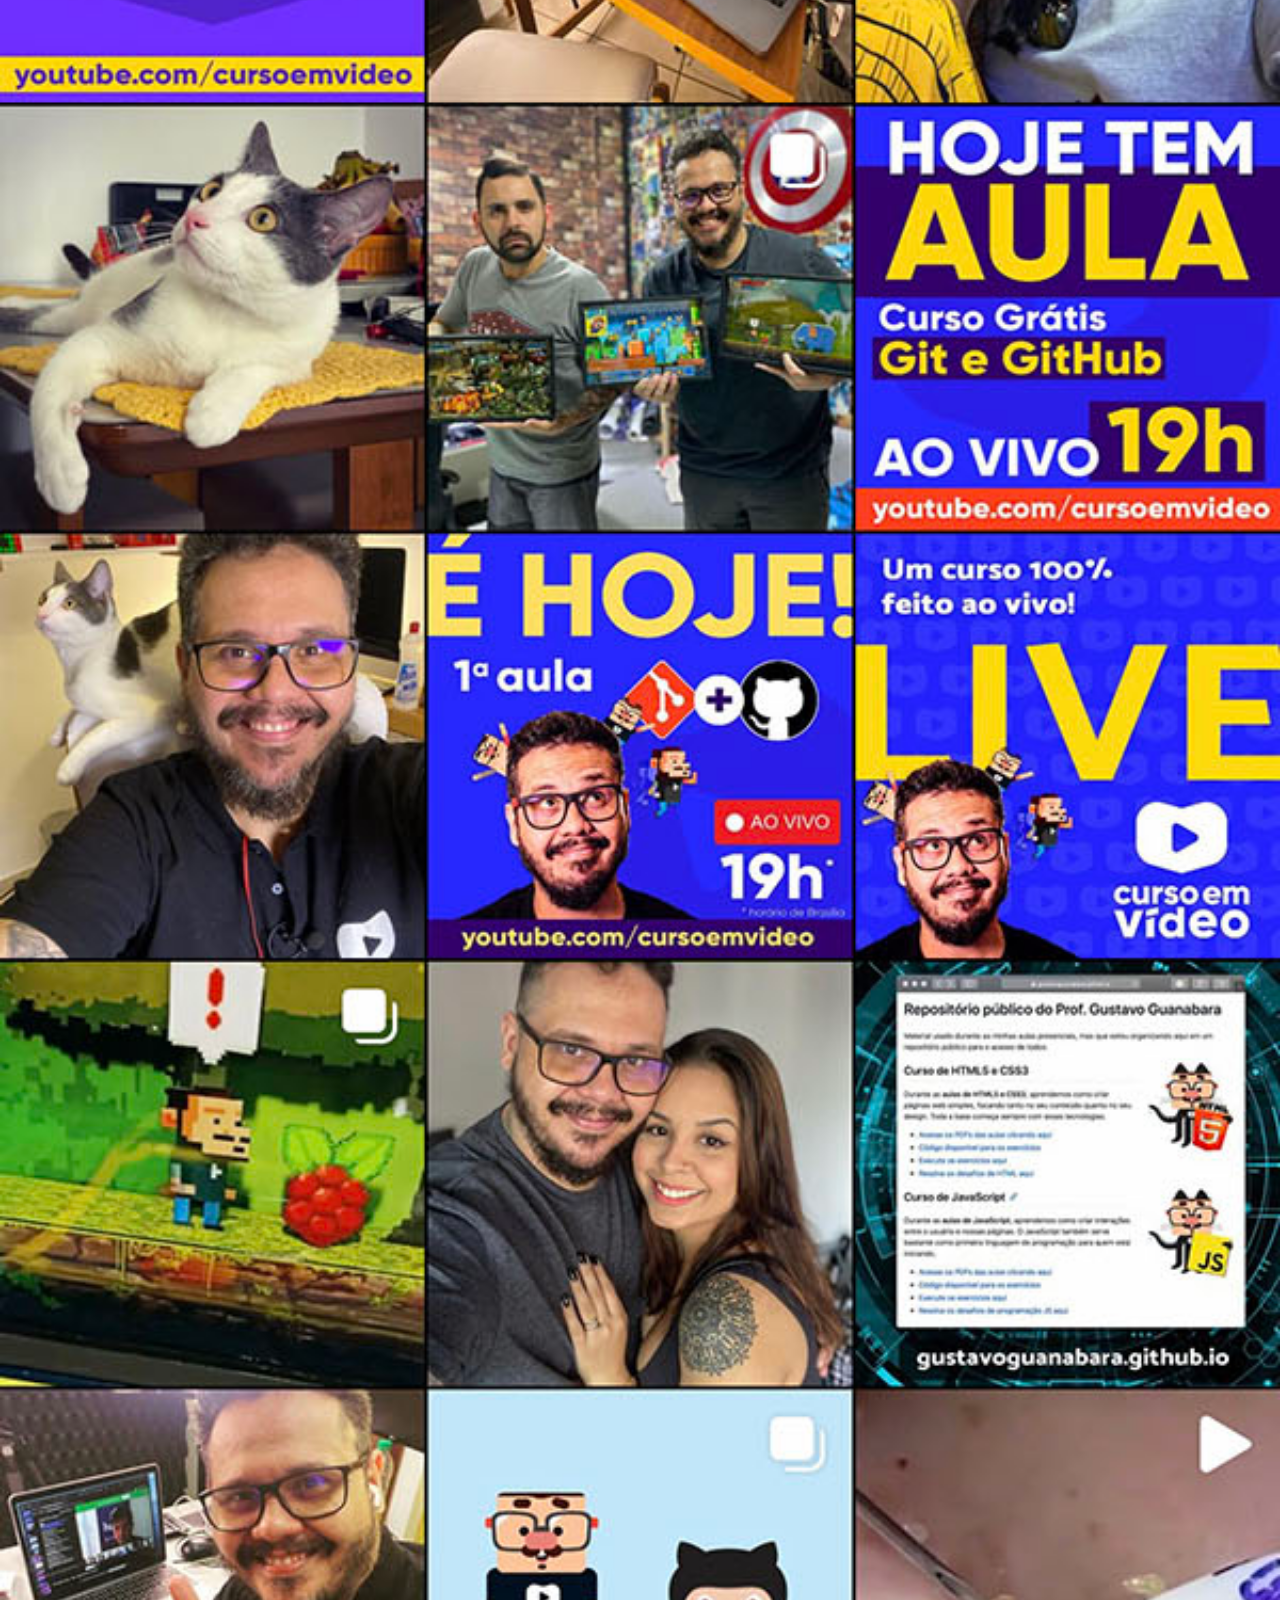
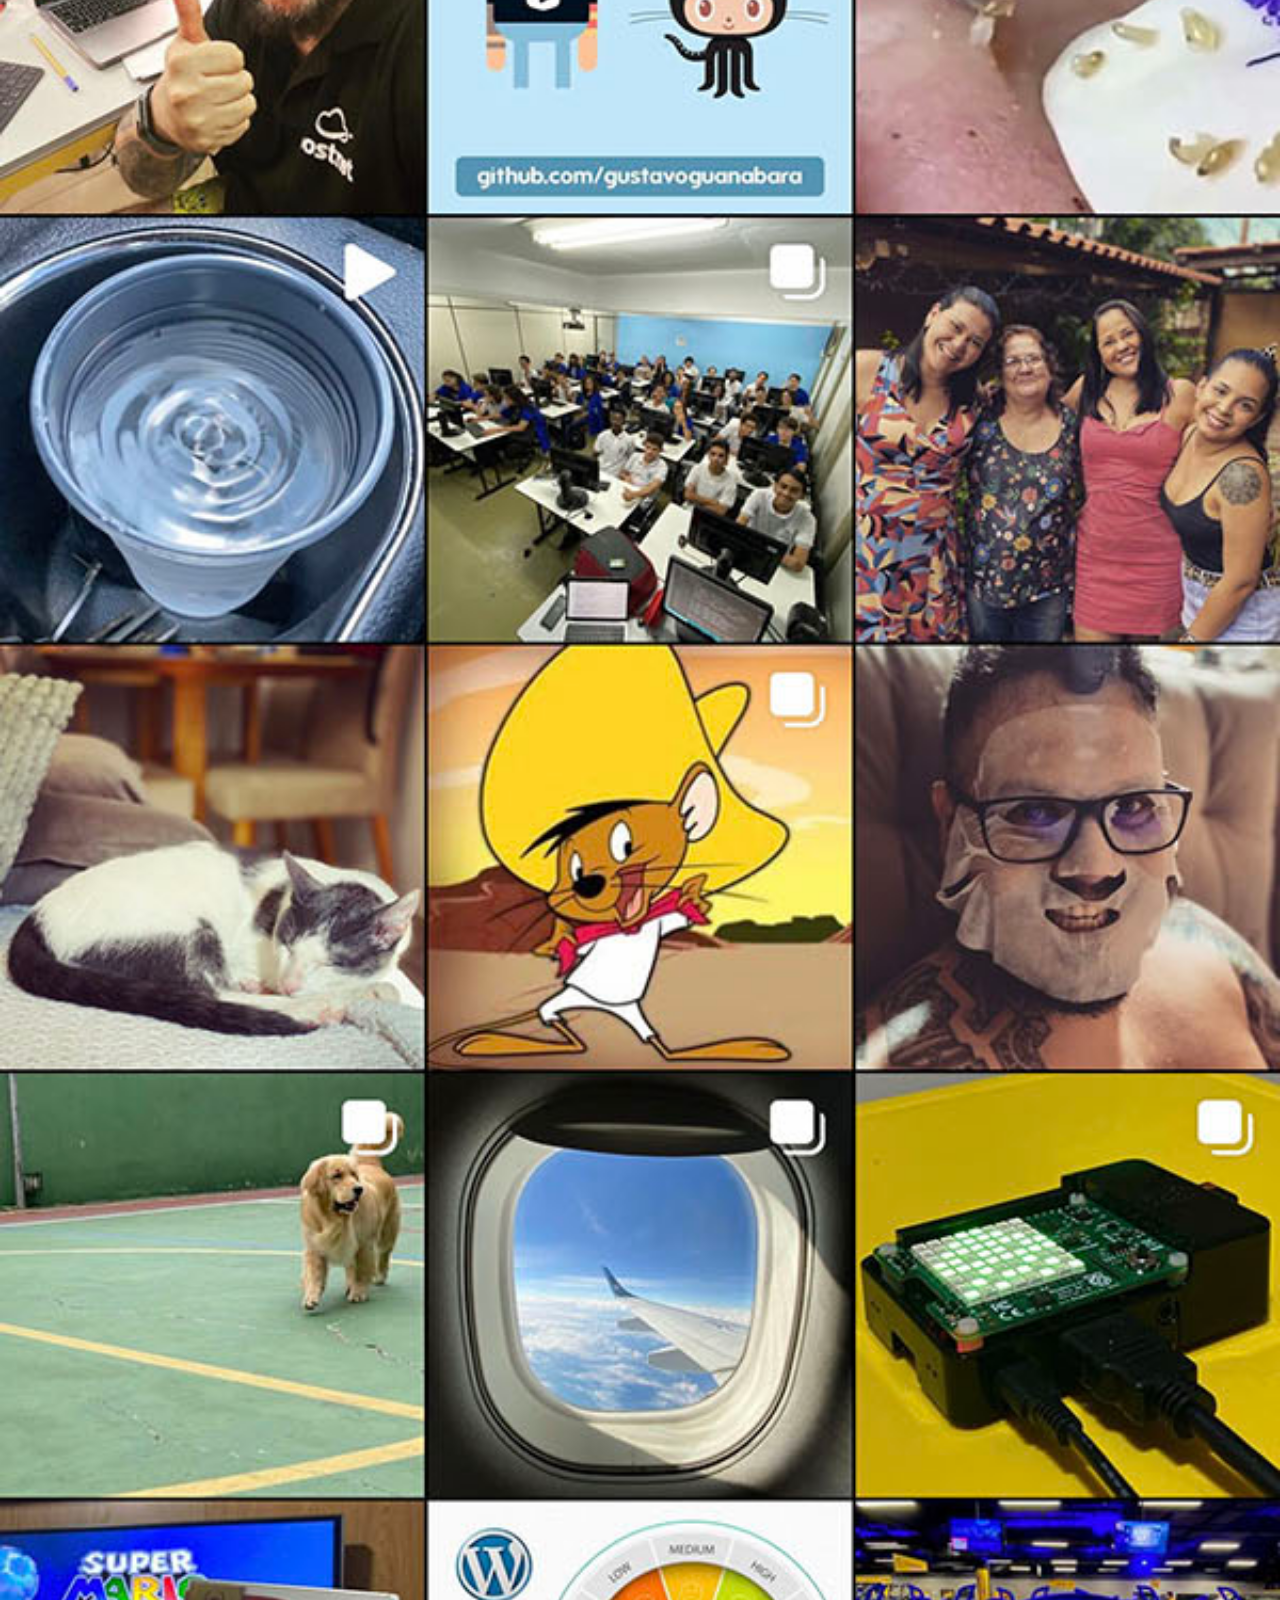
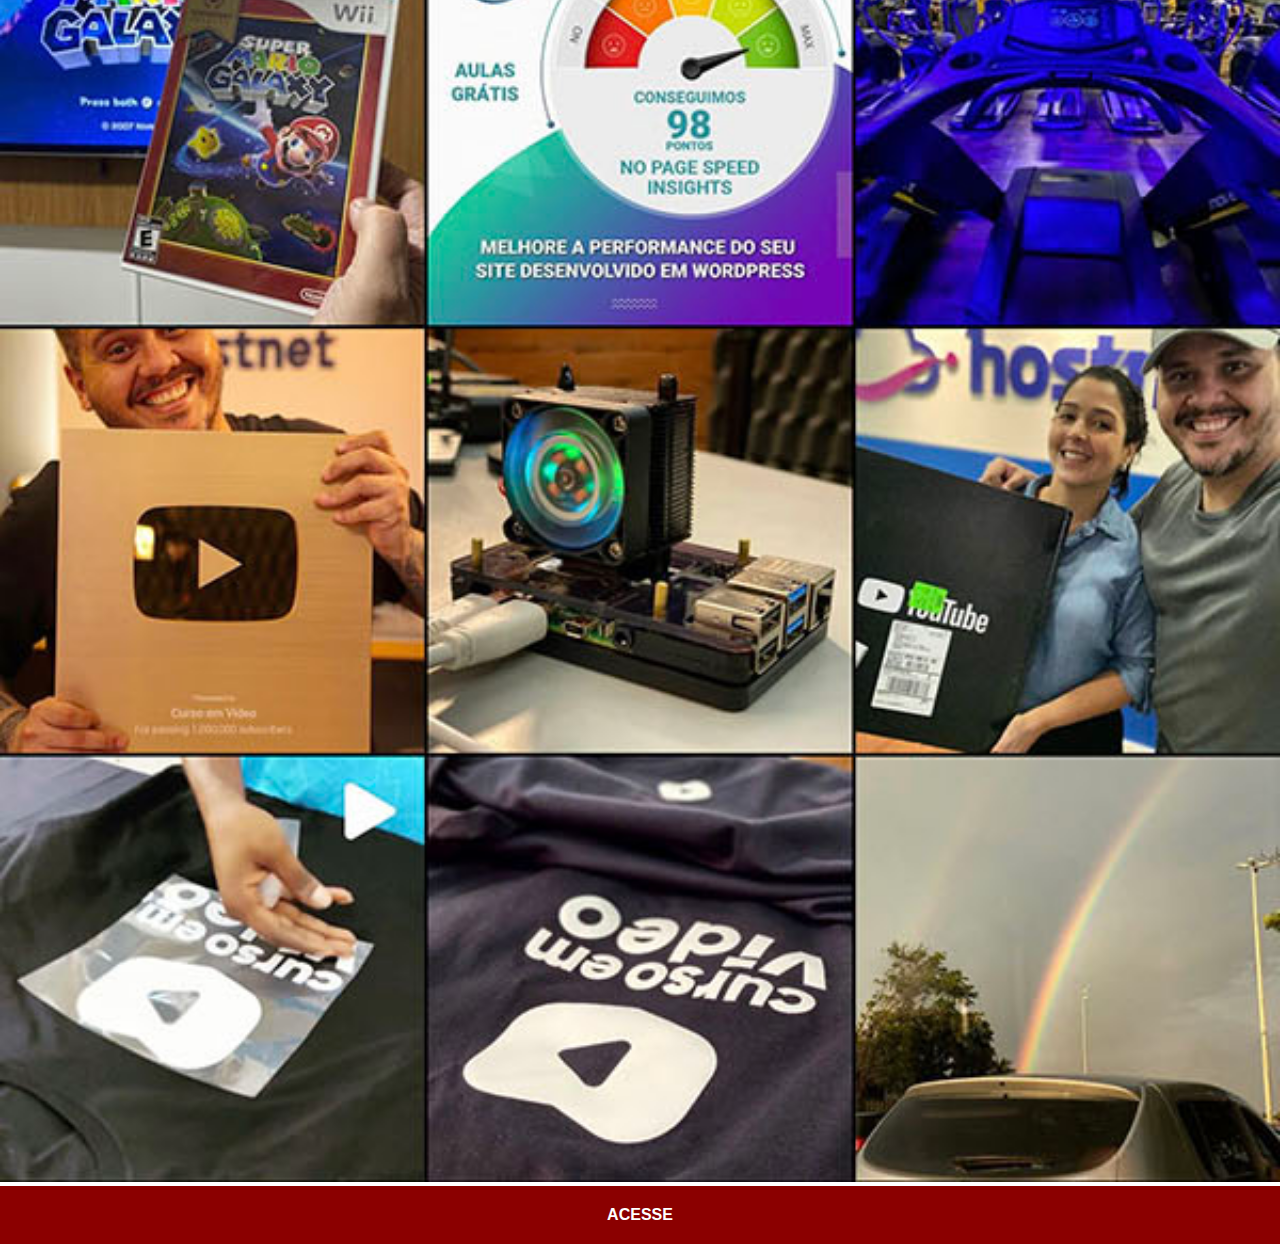
<file: instagram.html>
<!DOCTYPE html>
<html lang="pt-br">
<head>
    <meta charset="UTF-8">
    <meta http-equiv="X-UA-Compatible" content="IE=edge">
    <meta name="viewport" content="width=device-width, initial-scale=1.0">
    <title>Instagram</title>
    <link rel="stylesheet" href="estilos/social.css">
</head>
<body>
    <img src="imagens/tela-instagram.jpg" alt="Instagram">
    <a href="https://www.instagram.com/gustavoguanabara/" target="_blank">ACESSE</a>
</body>
</html>
</file>
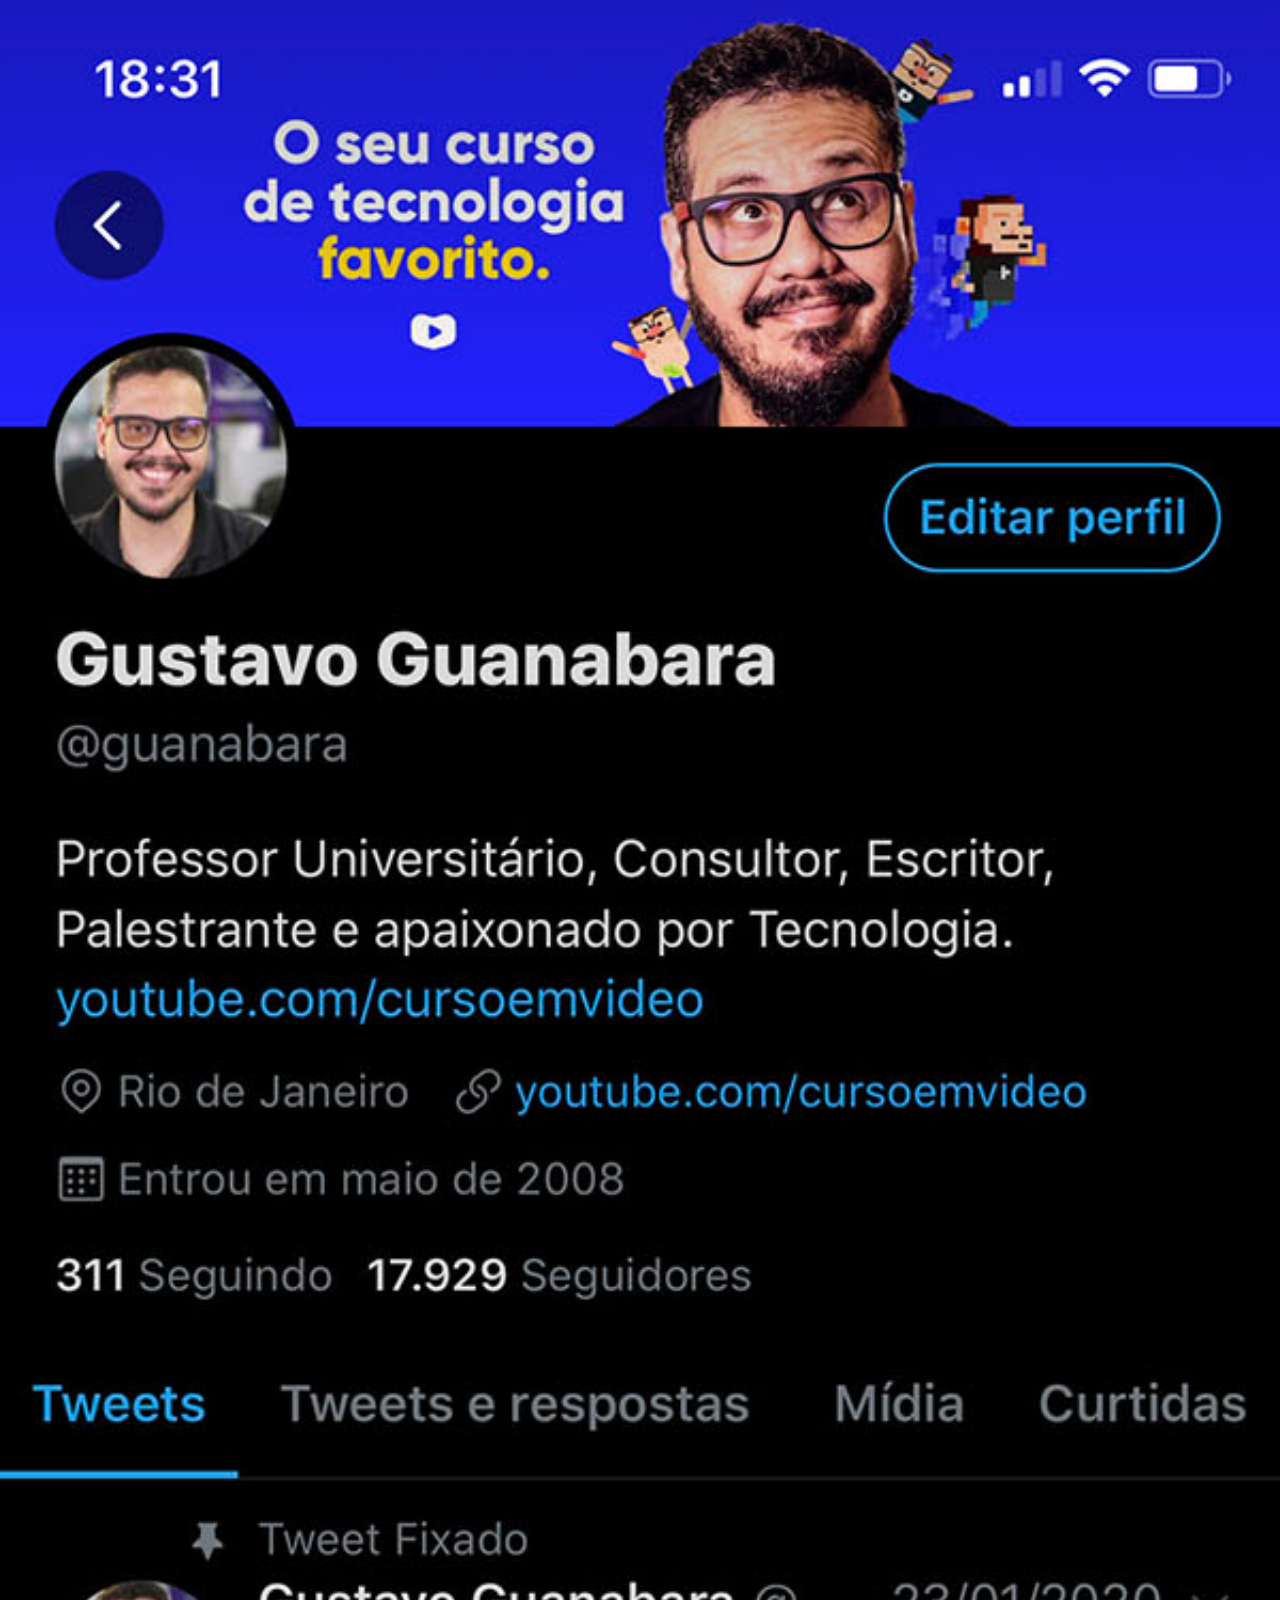
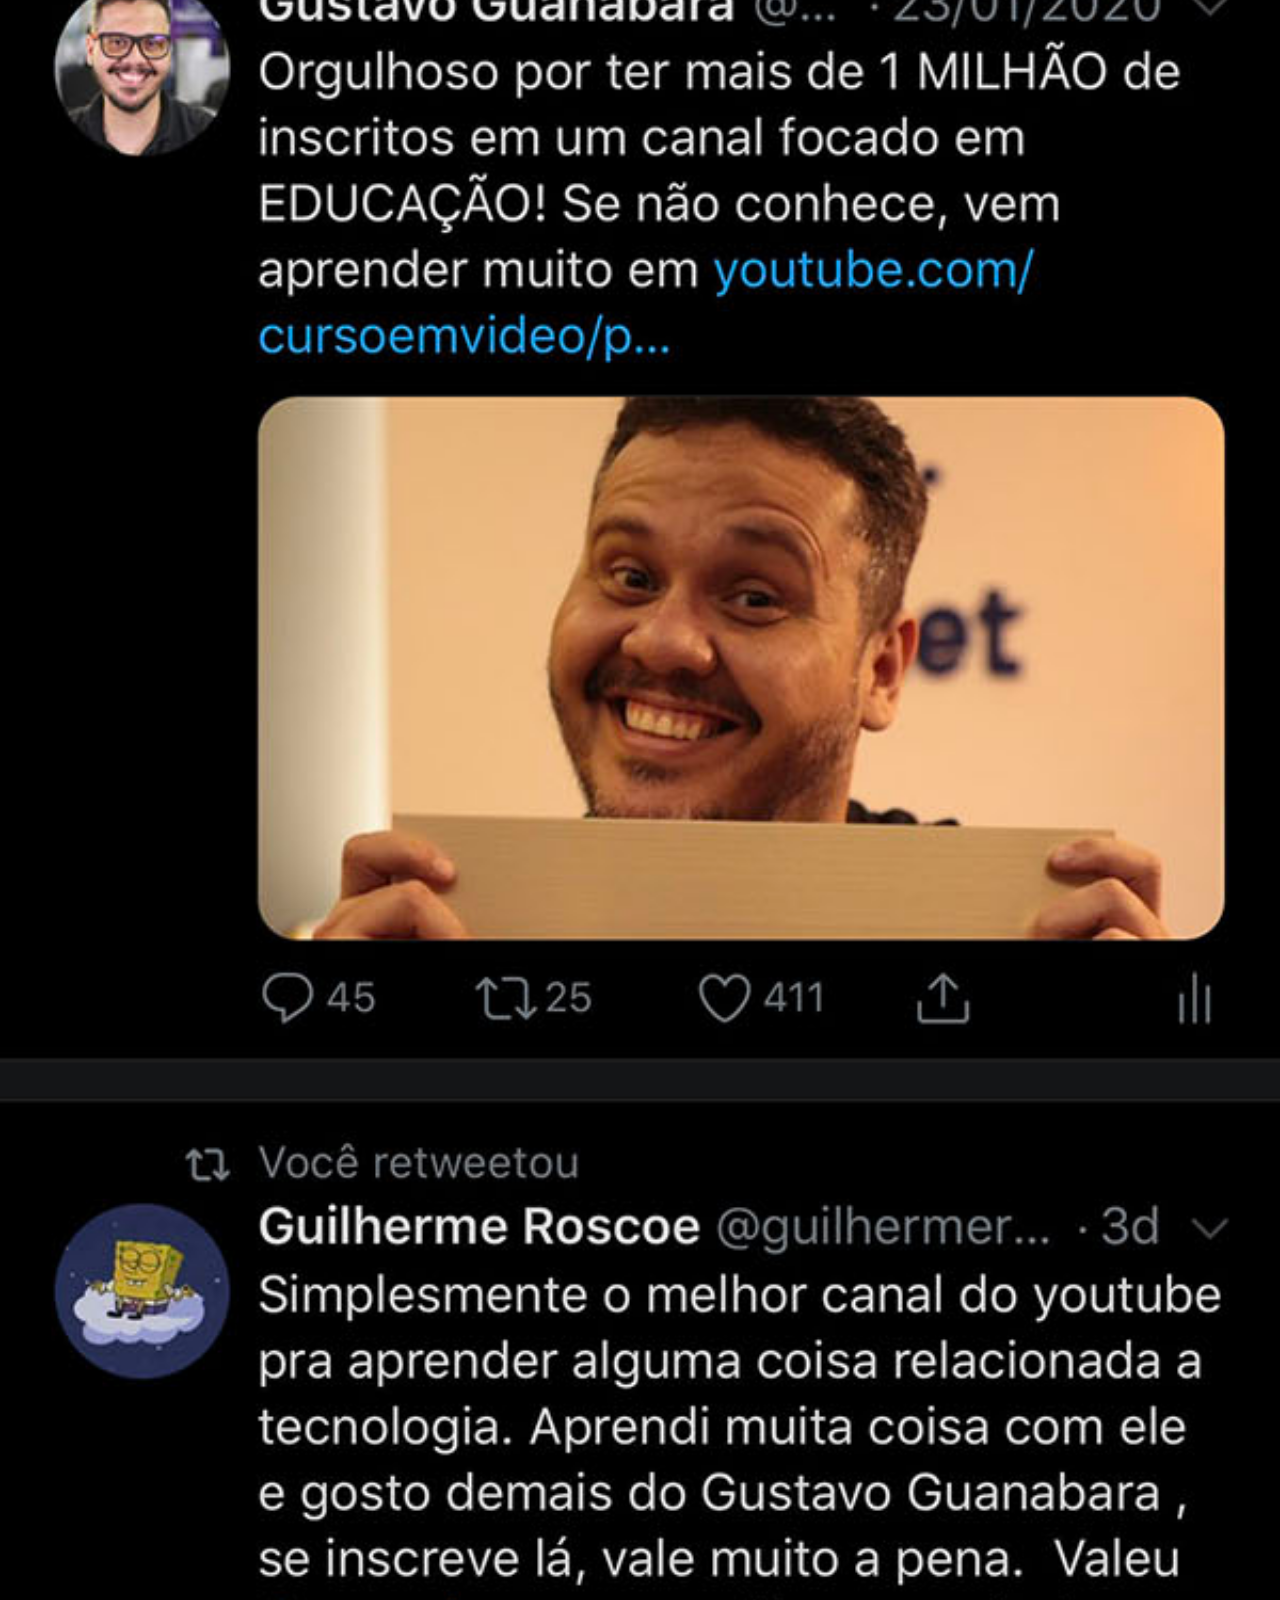
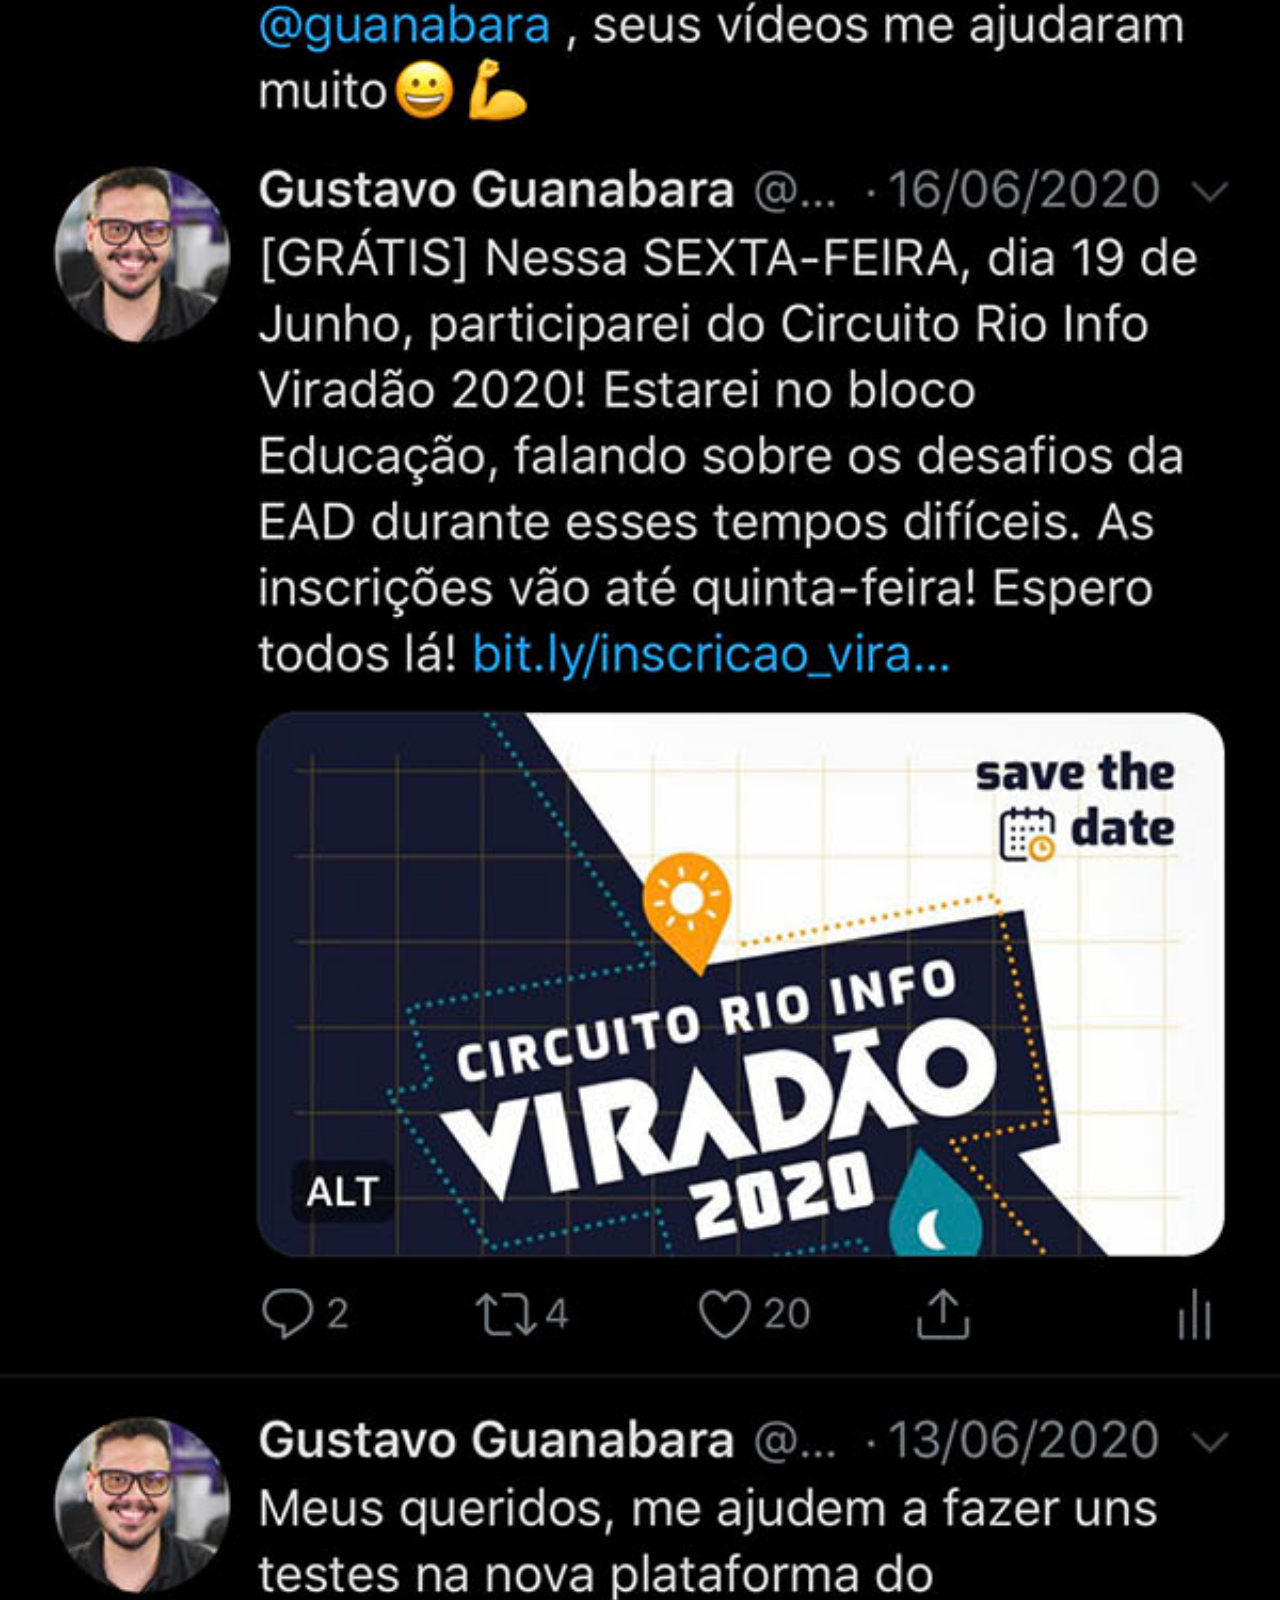
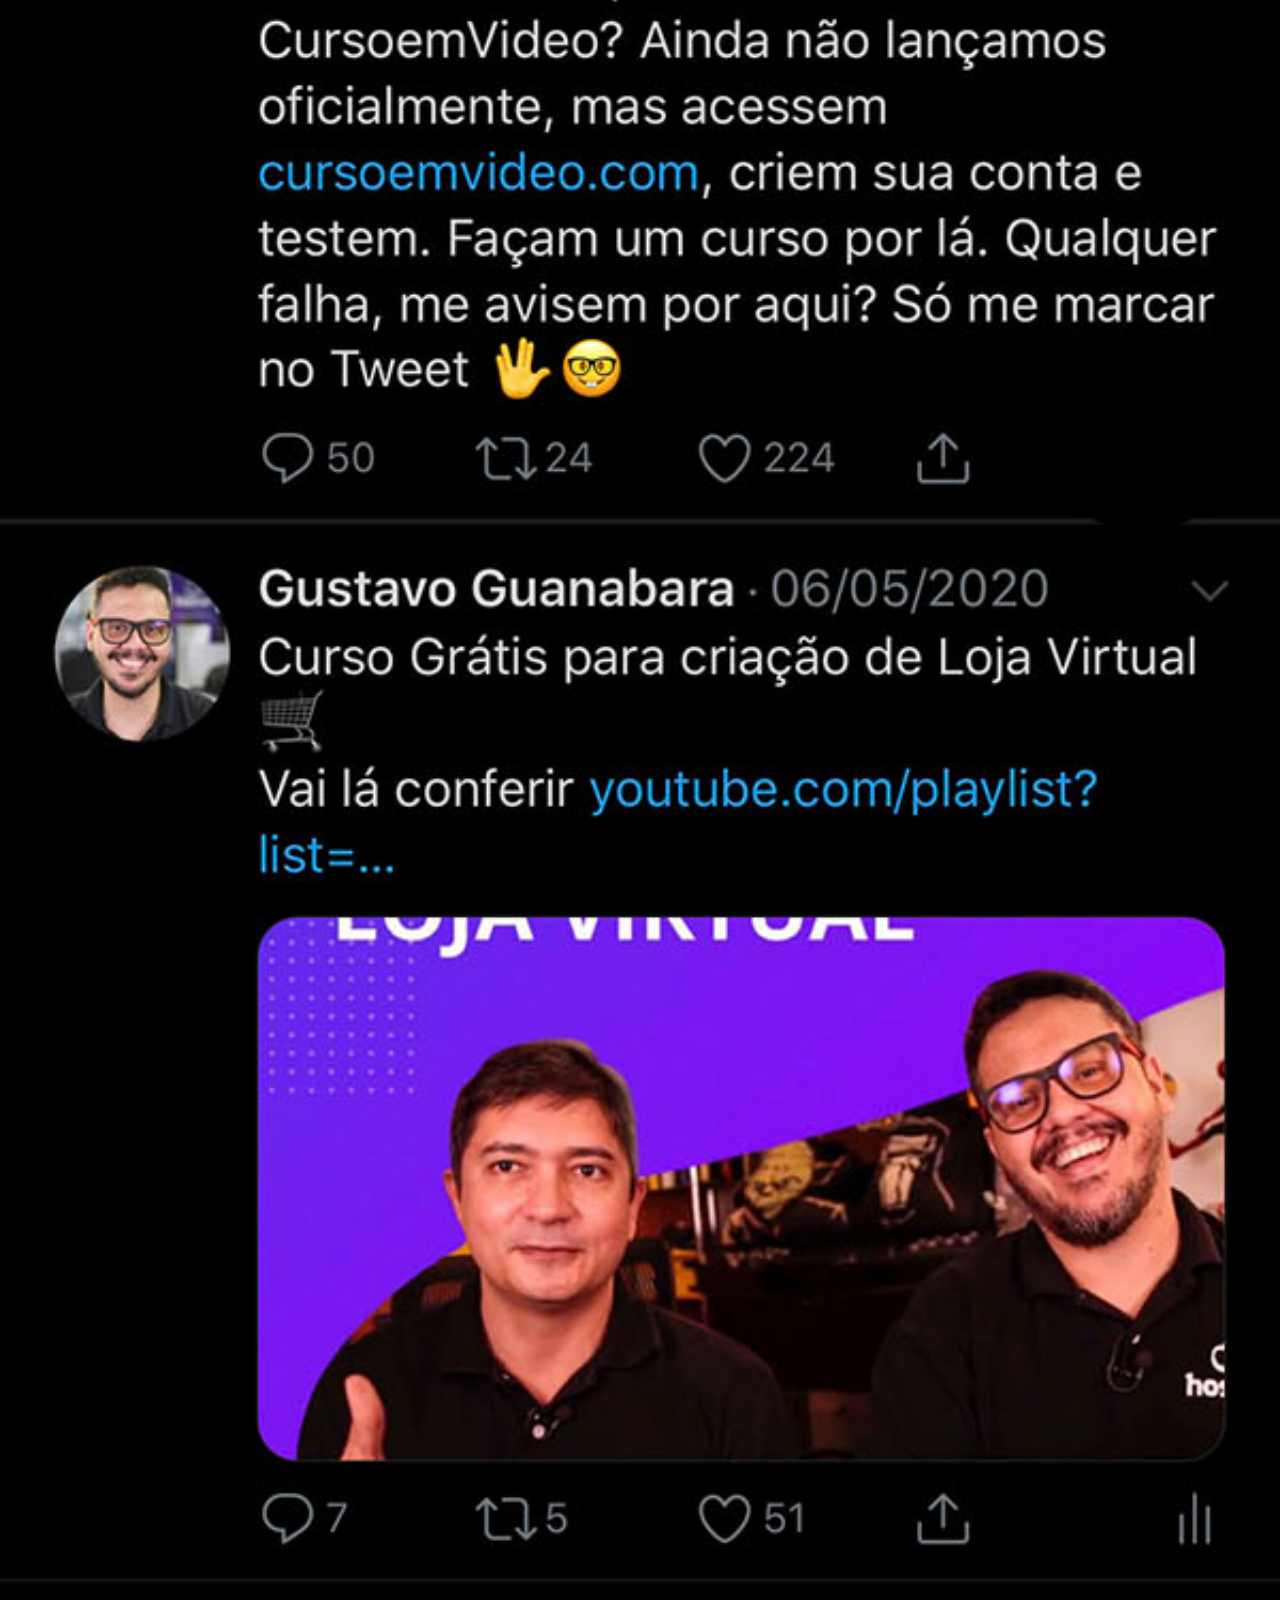
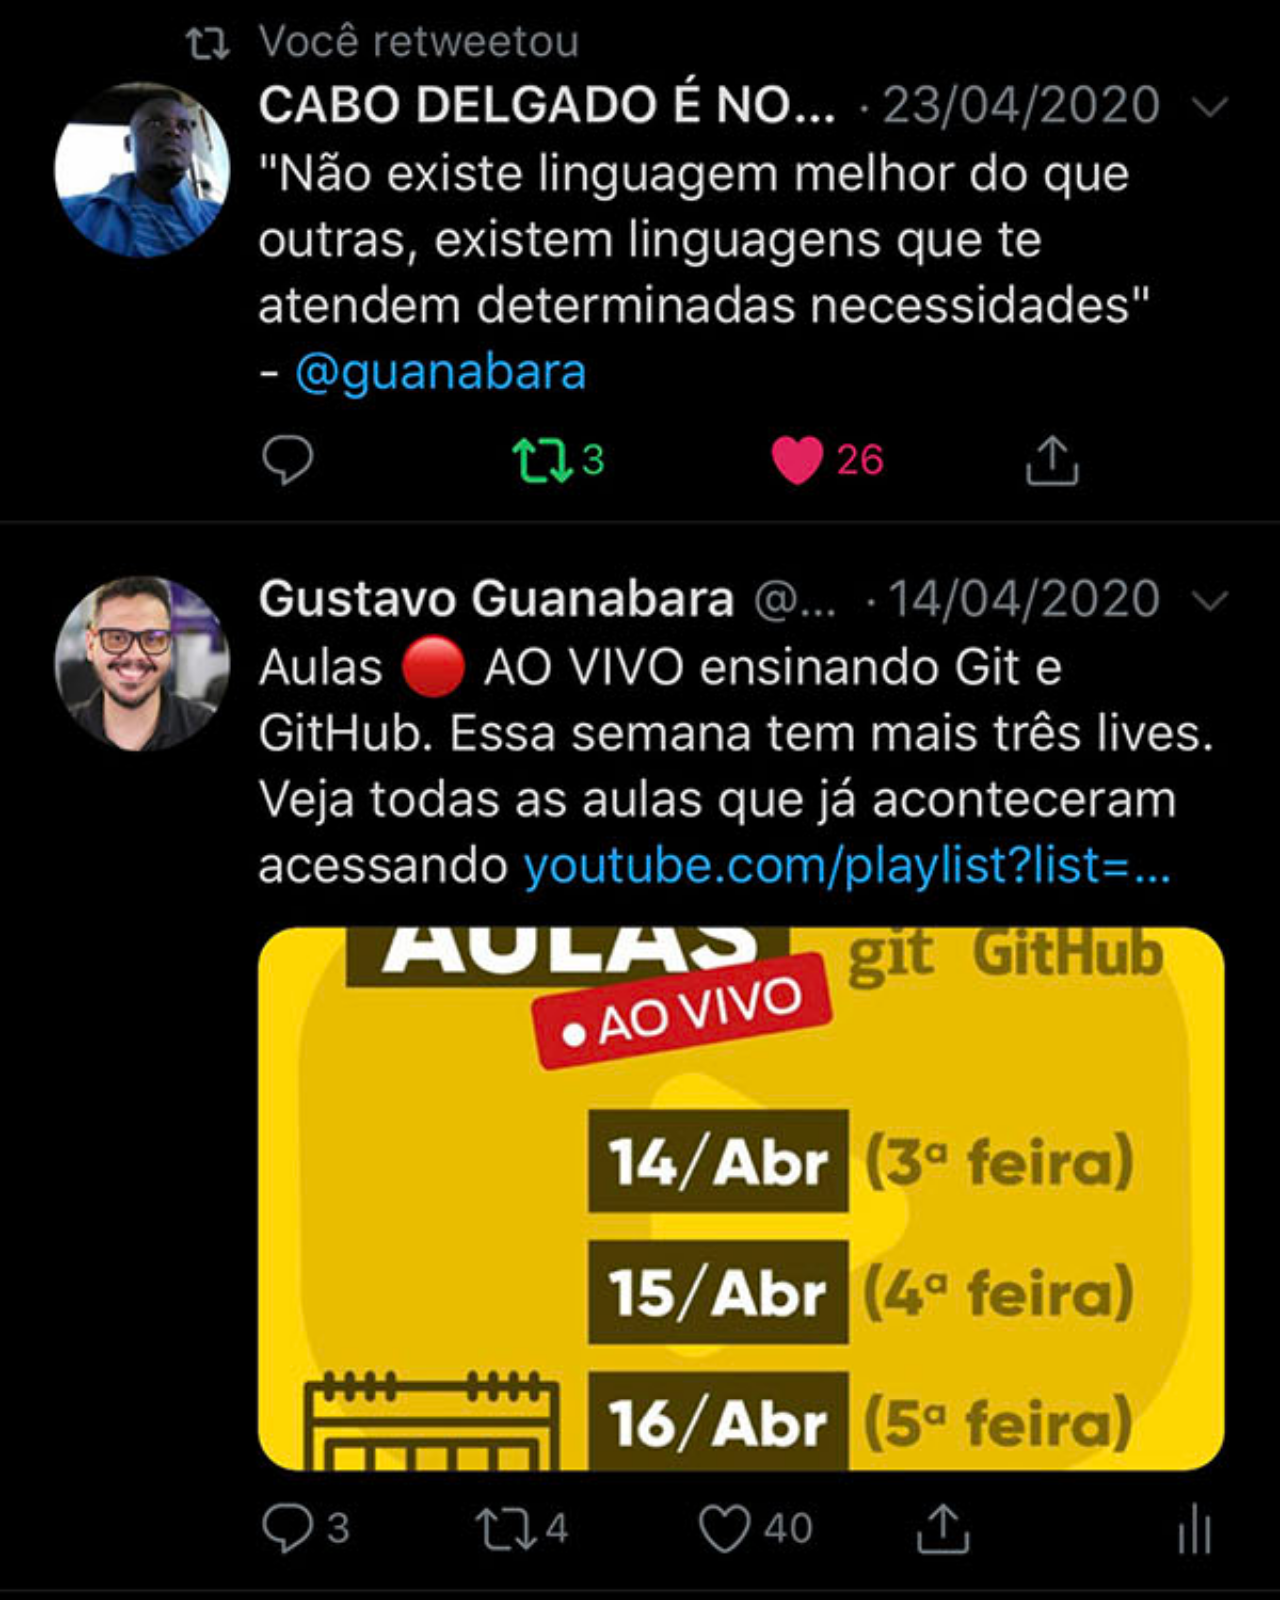
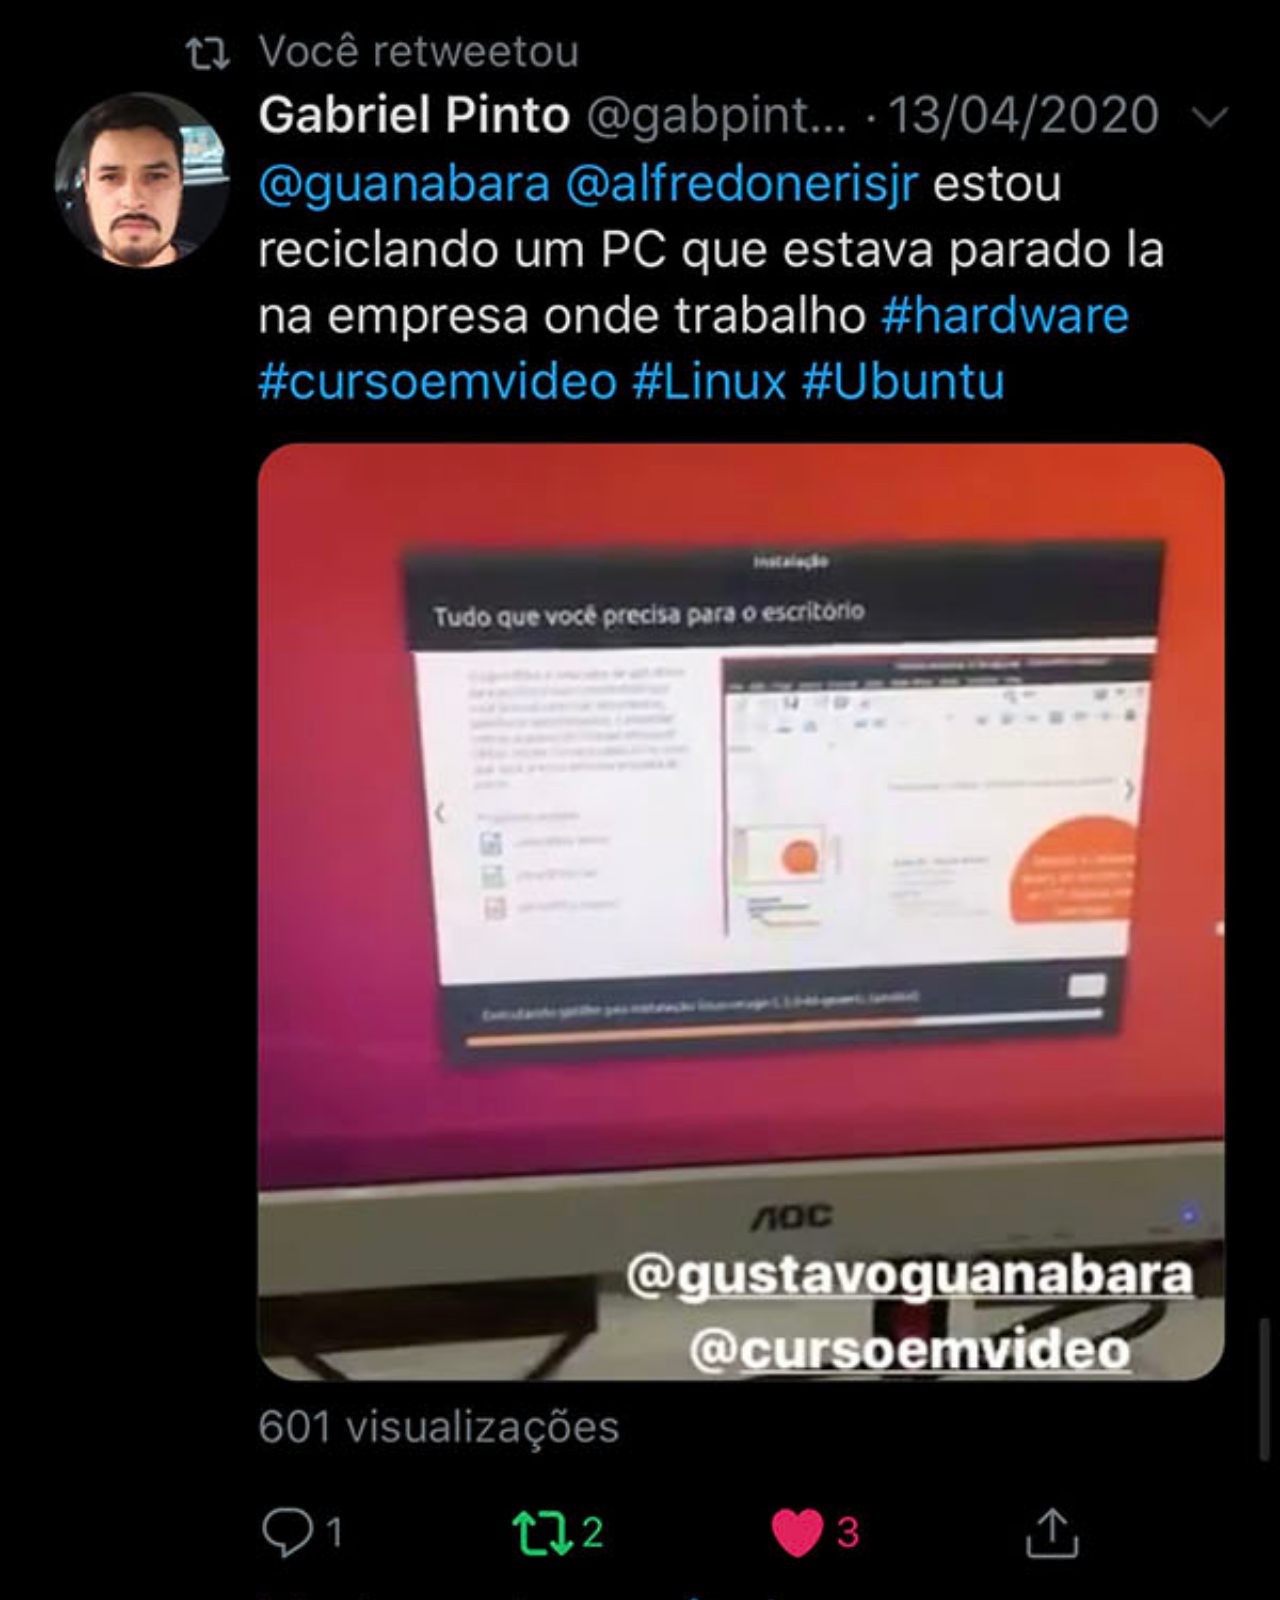
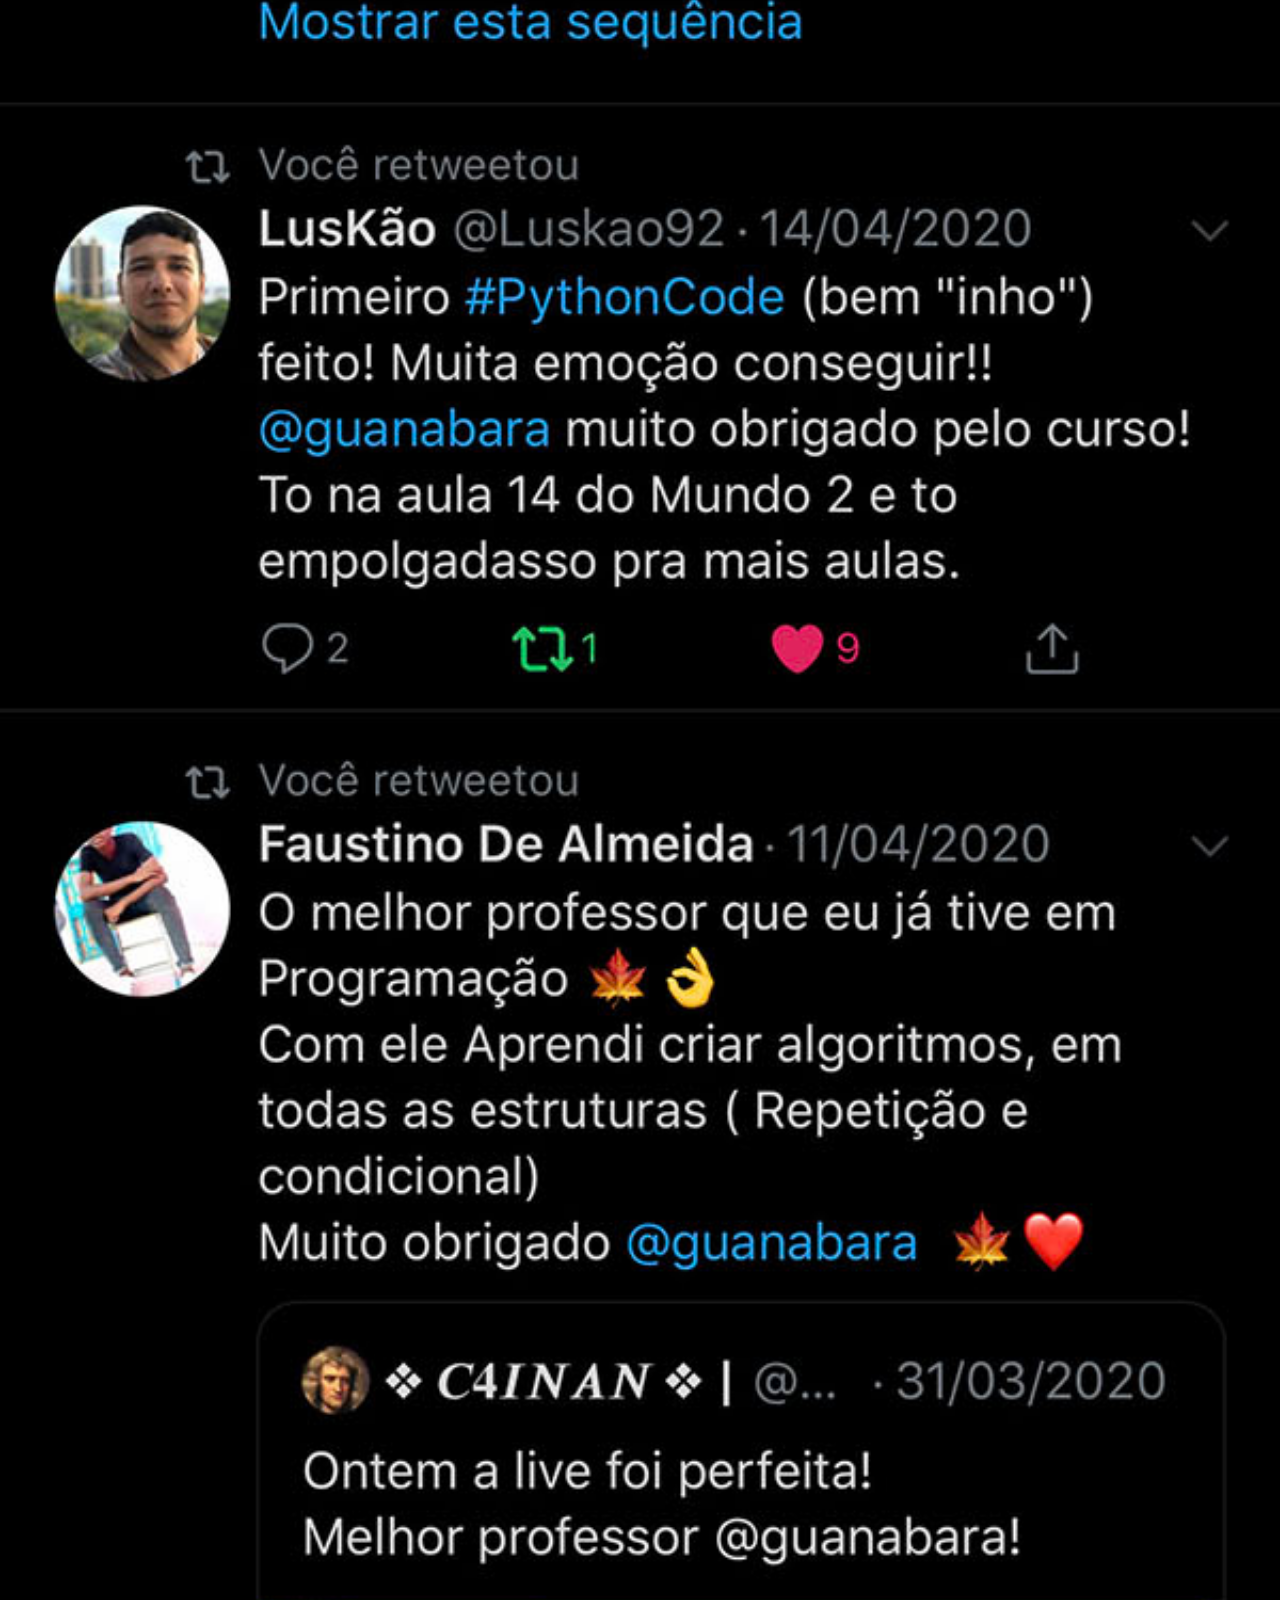
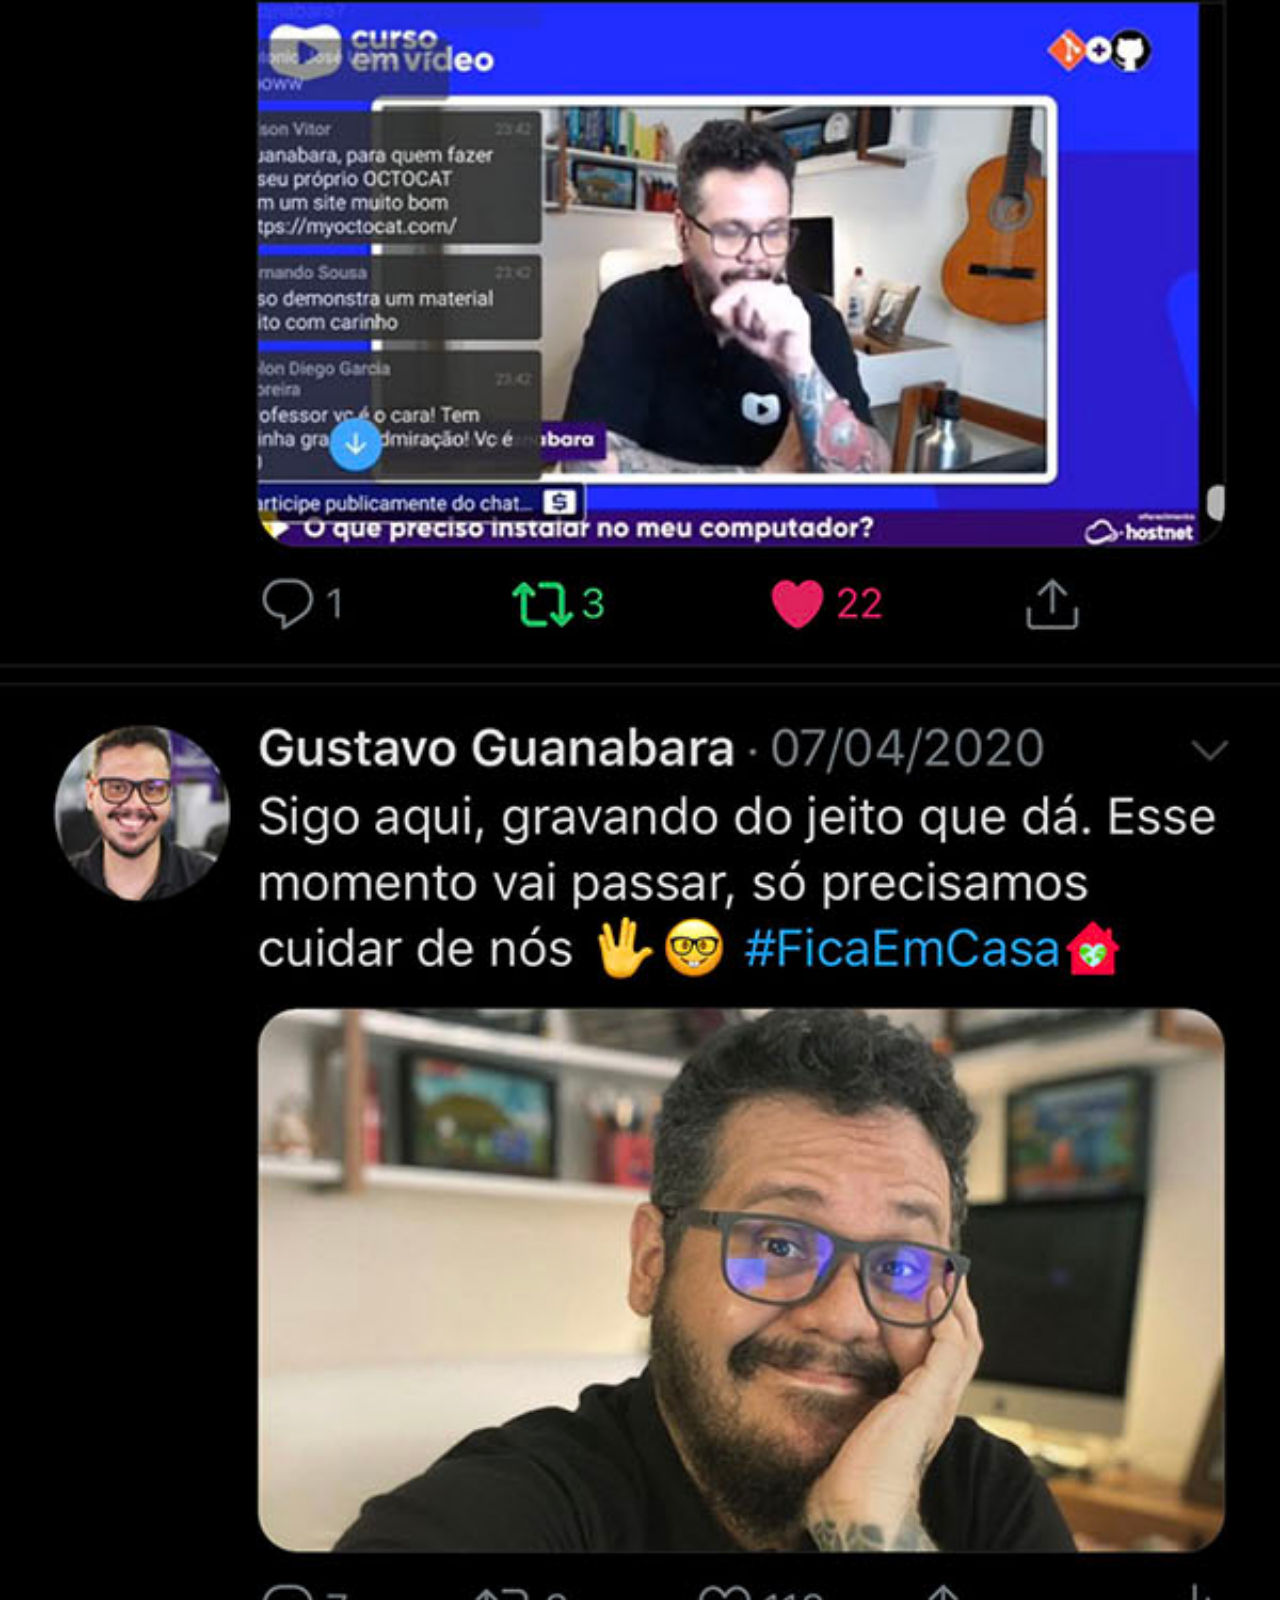
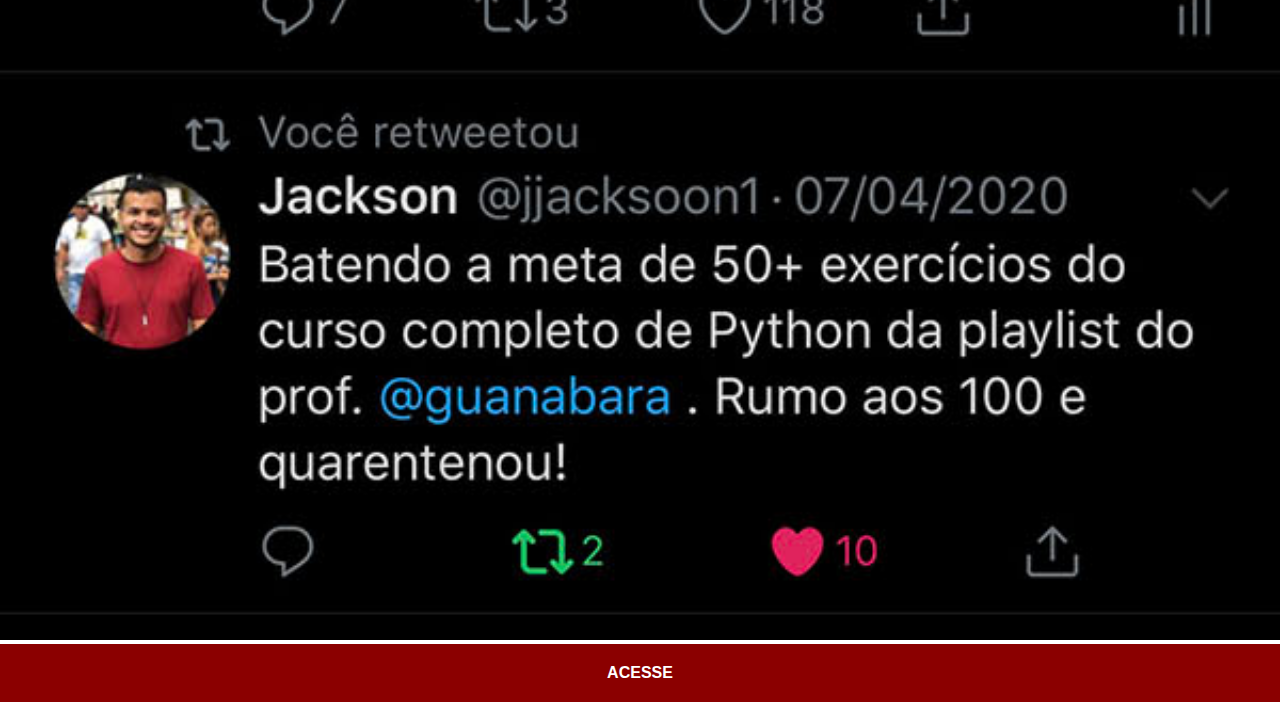
<file: twitter.html>
<!DOCTYPE html>
<html lang="pt-br">
<head>
    <meta charset="UTF-8">
    <meta http-equiv="X-UA-Compatible" content="IE=edge">
    <meta name="viewport" content="width=device-width, initial-scale=1.0">
    <title>Twitter</title>
    <link rel="stylesheet" href="estilos/social.css">
</head>
<body>
    <img src="imagens/tela-twitter.jpg" alt="Twitter">
    <a href="https://twitter.com/guanabara" target="_blank">ACESSE</a>
</body>
</html>
</file>
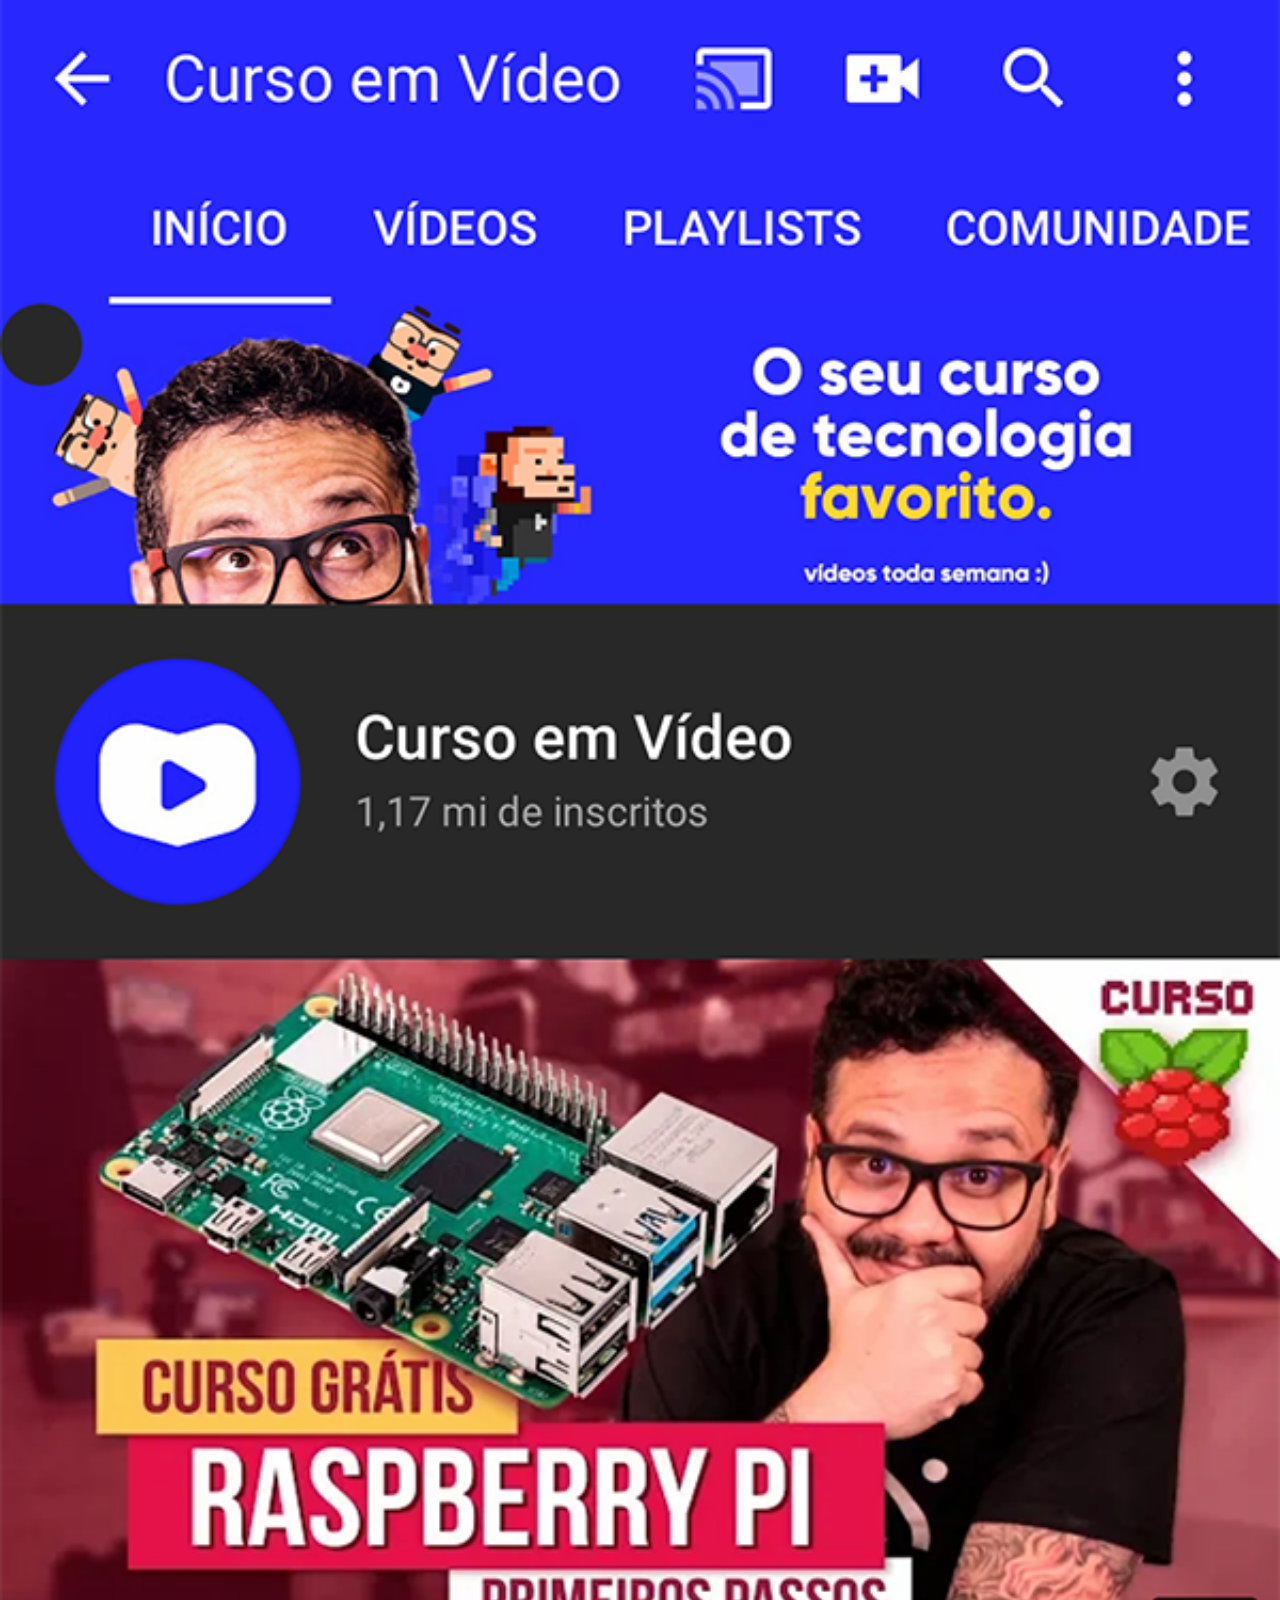
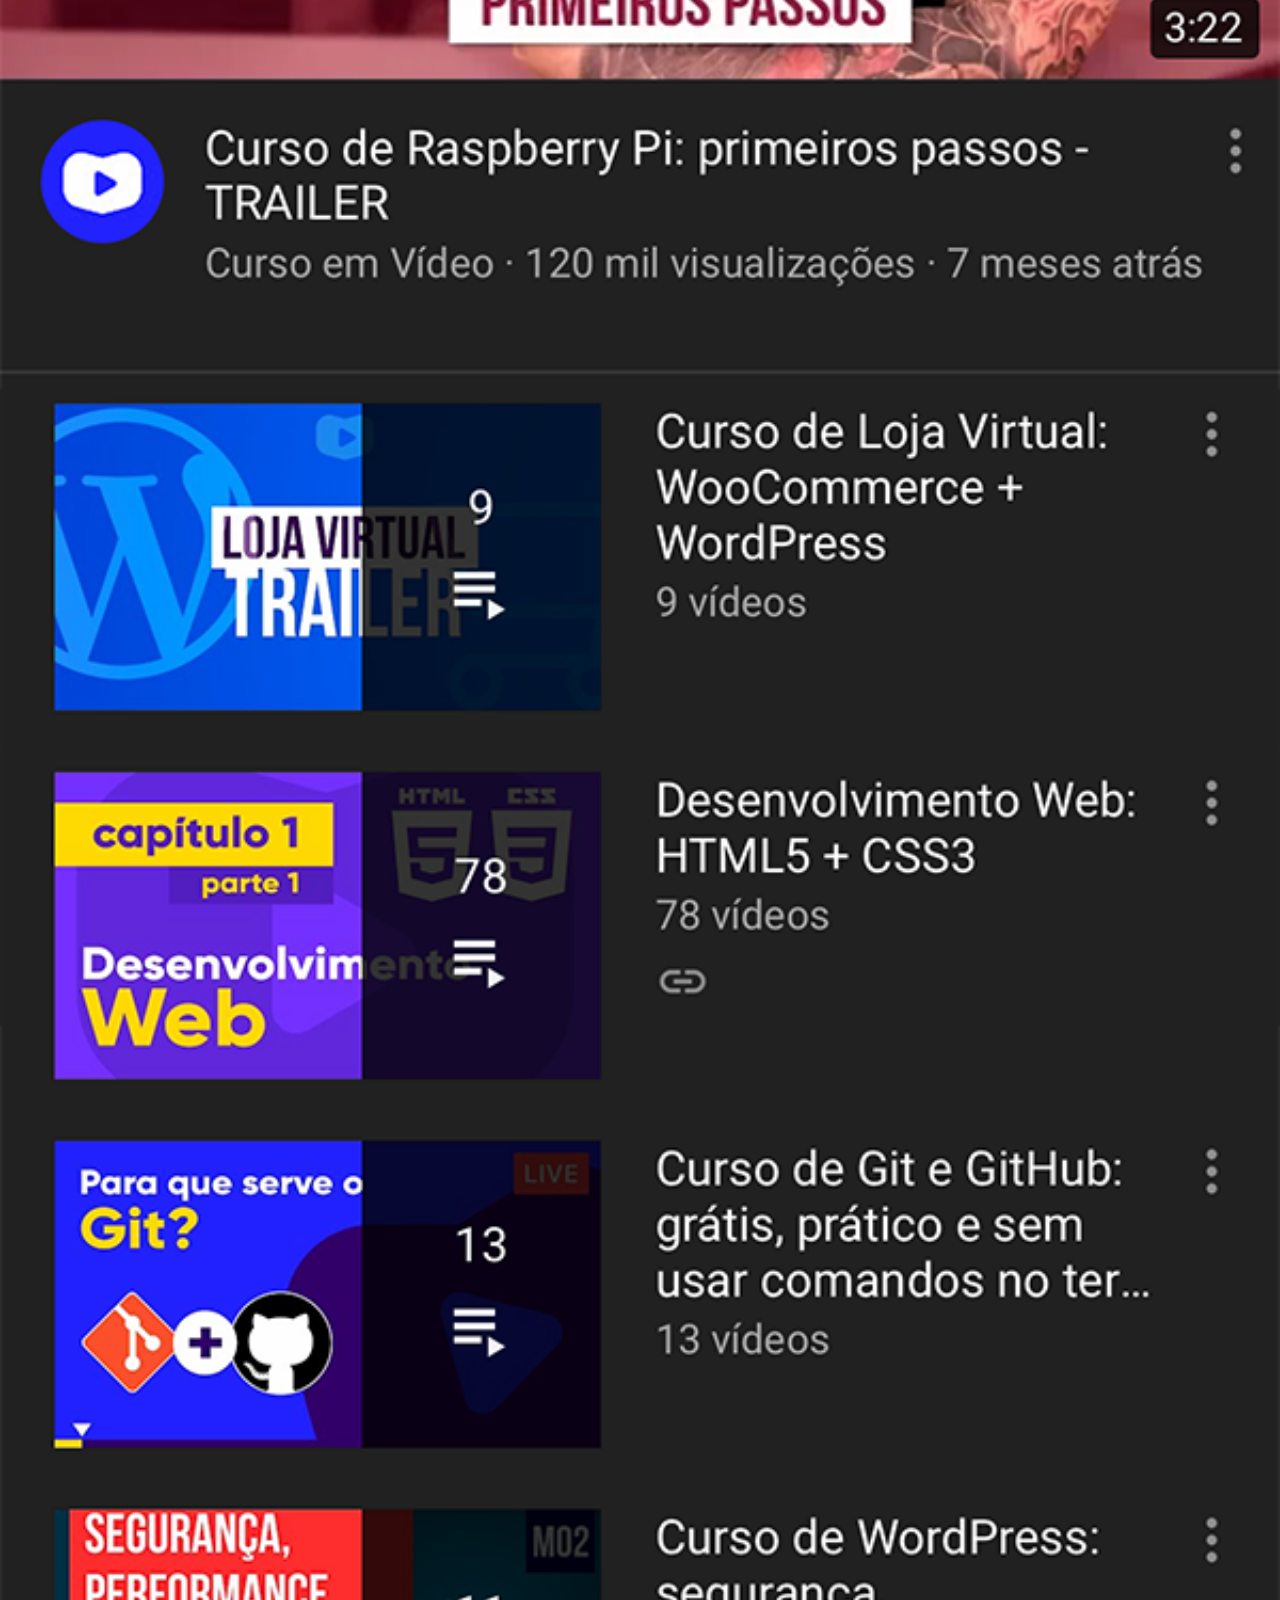
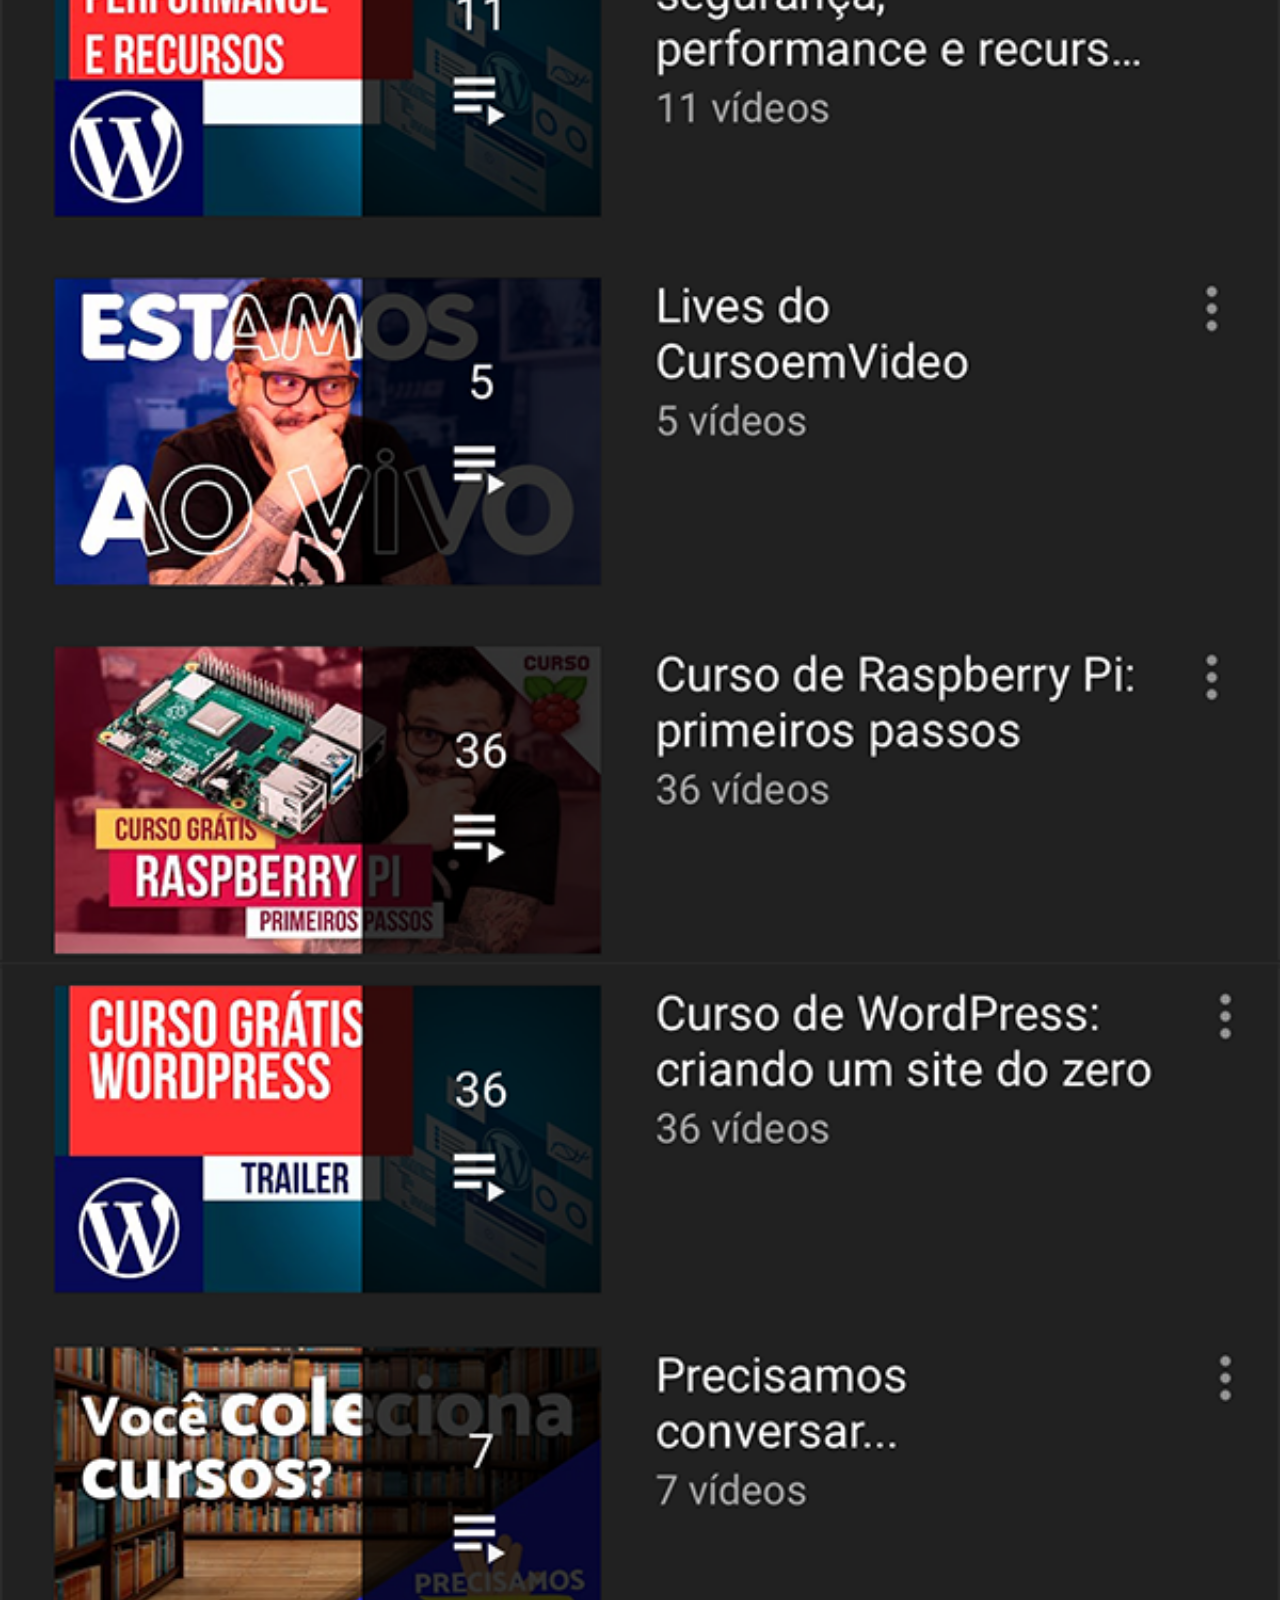
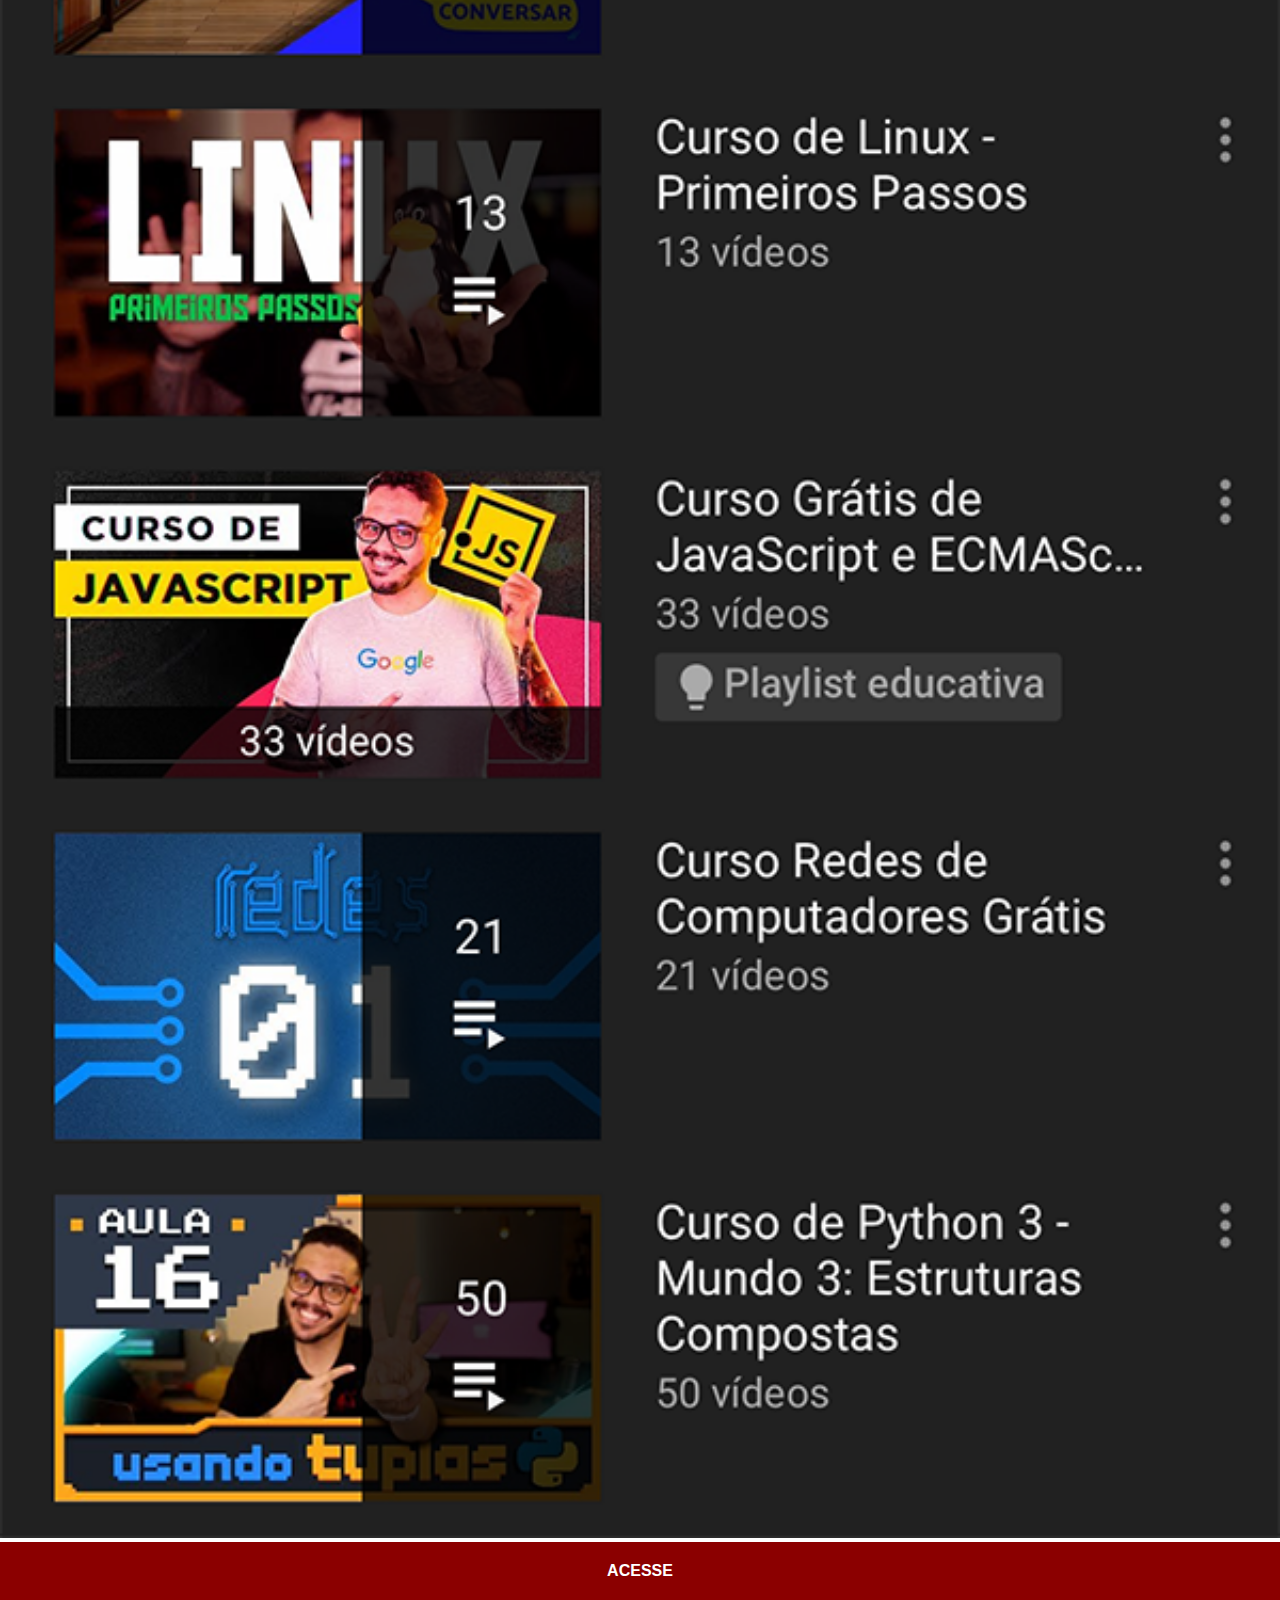
<file: youtube.html>
<!DOCTYPE html>
<html lang="pt-br">
<head>
    <meta charset="UTF-8">
    <meta http-equiv="X-UA-Compatible" content="IE=edge">
    <meta name="viewport" content="width=device-width, initial-scale=1.0">
    <link rel="stylesheet" href="estilos/social.css">
    <title>Youtube</title>
</head>

<body>
    <img src="imagens/tela-youtube.png" alt="Youtube">
    <a href="https://www.youtube.com/@CursoemVideo" target="_blank">ACESSE</a>
</body>
</html>
</file>
<file: estilos/style.css>
@charset "UTF-8";

* {
    margin: 0px;
    padding: 0px;
    font-family: Arial, Helvetica, sans-serif;
}

html, body {
    height: 100vh;
    width: 100vw;
    background-color: black;
}

body {
    background: url(../imagens/fundo-madeira.jpg) no-repeat top center;
    background-size: cover;
    background-attachment: fixed;
}

main {
    height: 100vh;
    position: relative;
    
}

#telefone {
    position: absolute;
    top: 50%;
    left: 50%;
    transform: translate(-50%, -50%);

    height: 627px;
    width: 311px;
    background: url(../imagens/frame-iphone.png) no-repeat;
    
}

iframe#tela {
    position: relative;
    top: 79px;
    left: 20px;
    width: 269px;
    height:471px;
}

#redes-sociais {
    text-align: right;
}


#redes-sociais img {
    width: 50px;
    margin: 10px;
    border-radius: 50%;
    box-shadow: 2px 2px 5px rgba(0, 0, 0, 0.356);
    box-sizing: border-box;
}


#redes-sociais img:hover {
    border: 2px solid rgba(255, 255, 255, 0.623);
    transform: translate(-3px, -3px);
    box-shadow: 5px 5px 10px rgba(0, 0, 0, 0.685);
    transition: transform 0.5s;
}
</file>
<file: estilos/social.css>
* {
    margin: 0px;
    padding: 0px;
    font-family: Arial, Helvetica, sans-serif;
}

::-webkit-scrollbar {
    width: 0px;
    height: 0px;
}

img {
    width: 100vw;
}

a {
    display: block;
    background-color: darkred;
    color: white;
    text-align: center;
    padding: 20px;
    font-weight: bolder;
    text-decoration: none;
}

a:hover {
    background-color: red;
    transition: 1s;
}
</file>
